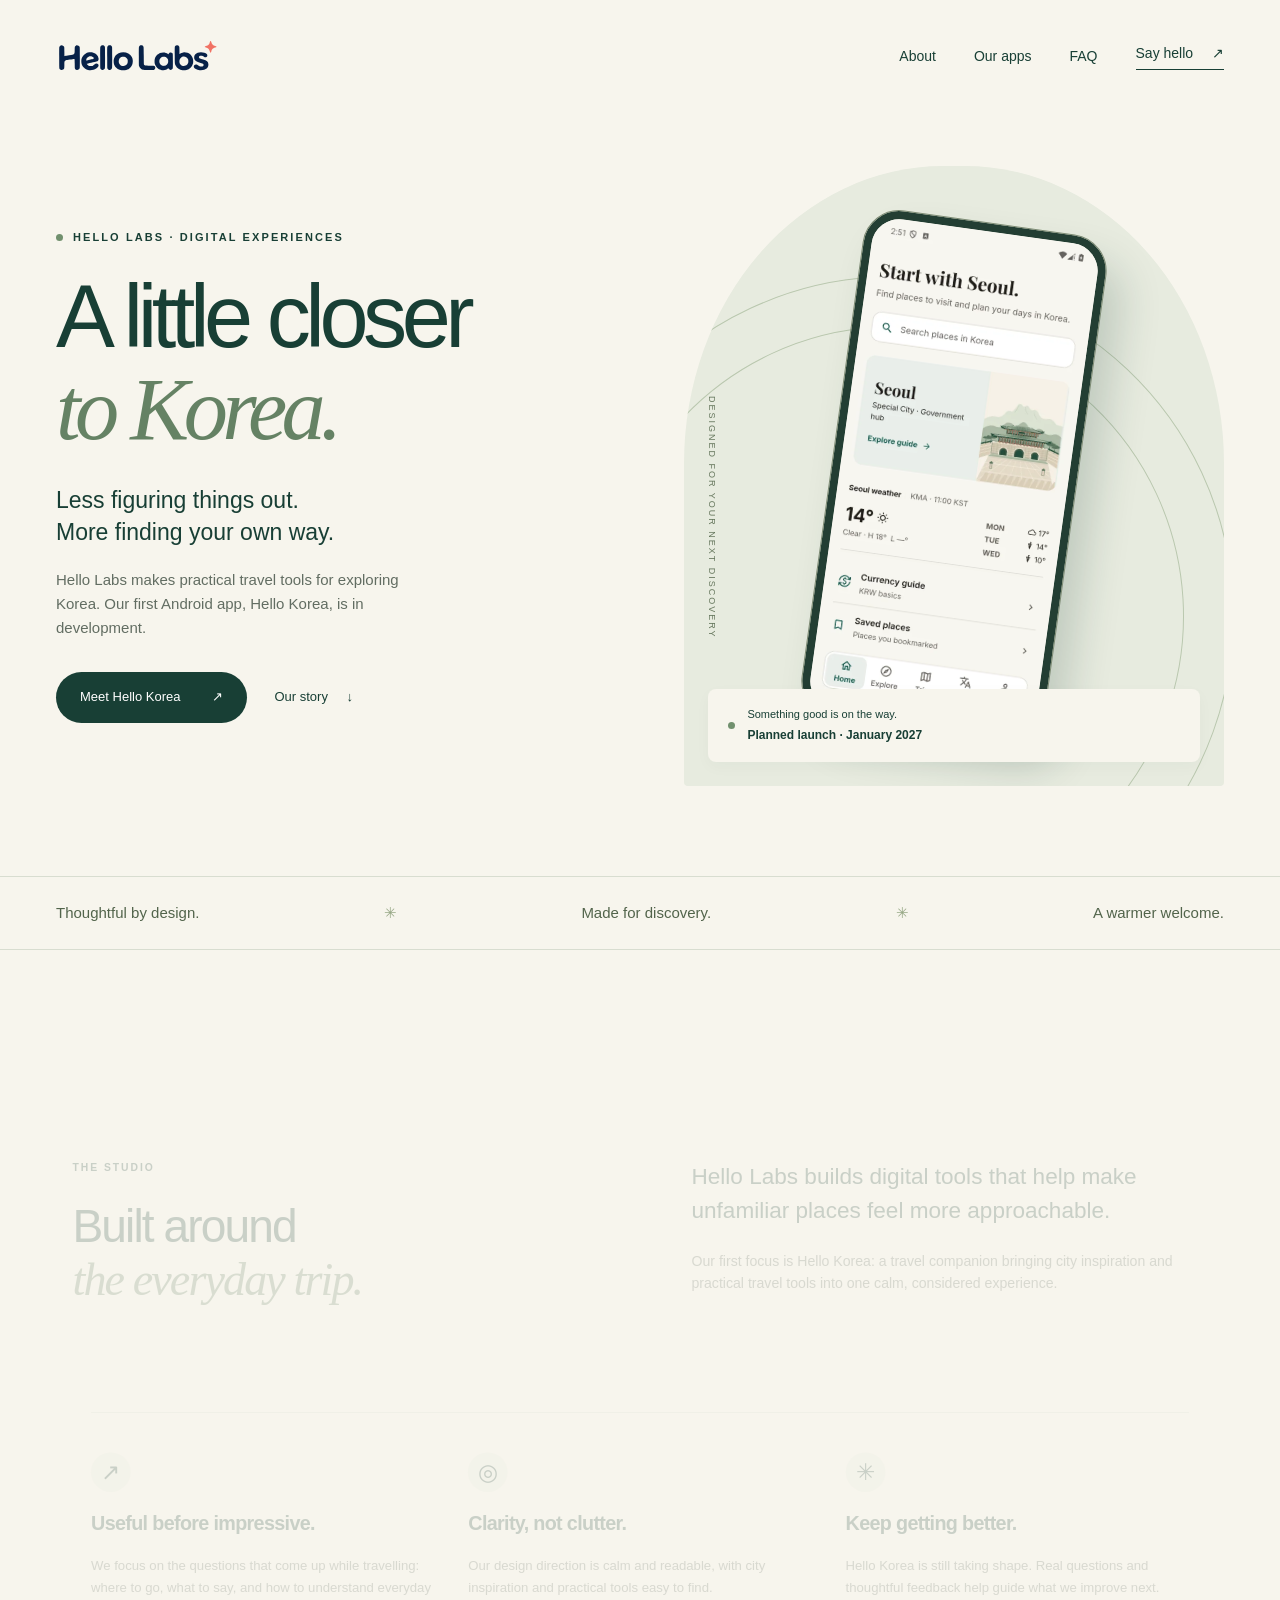
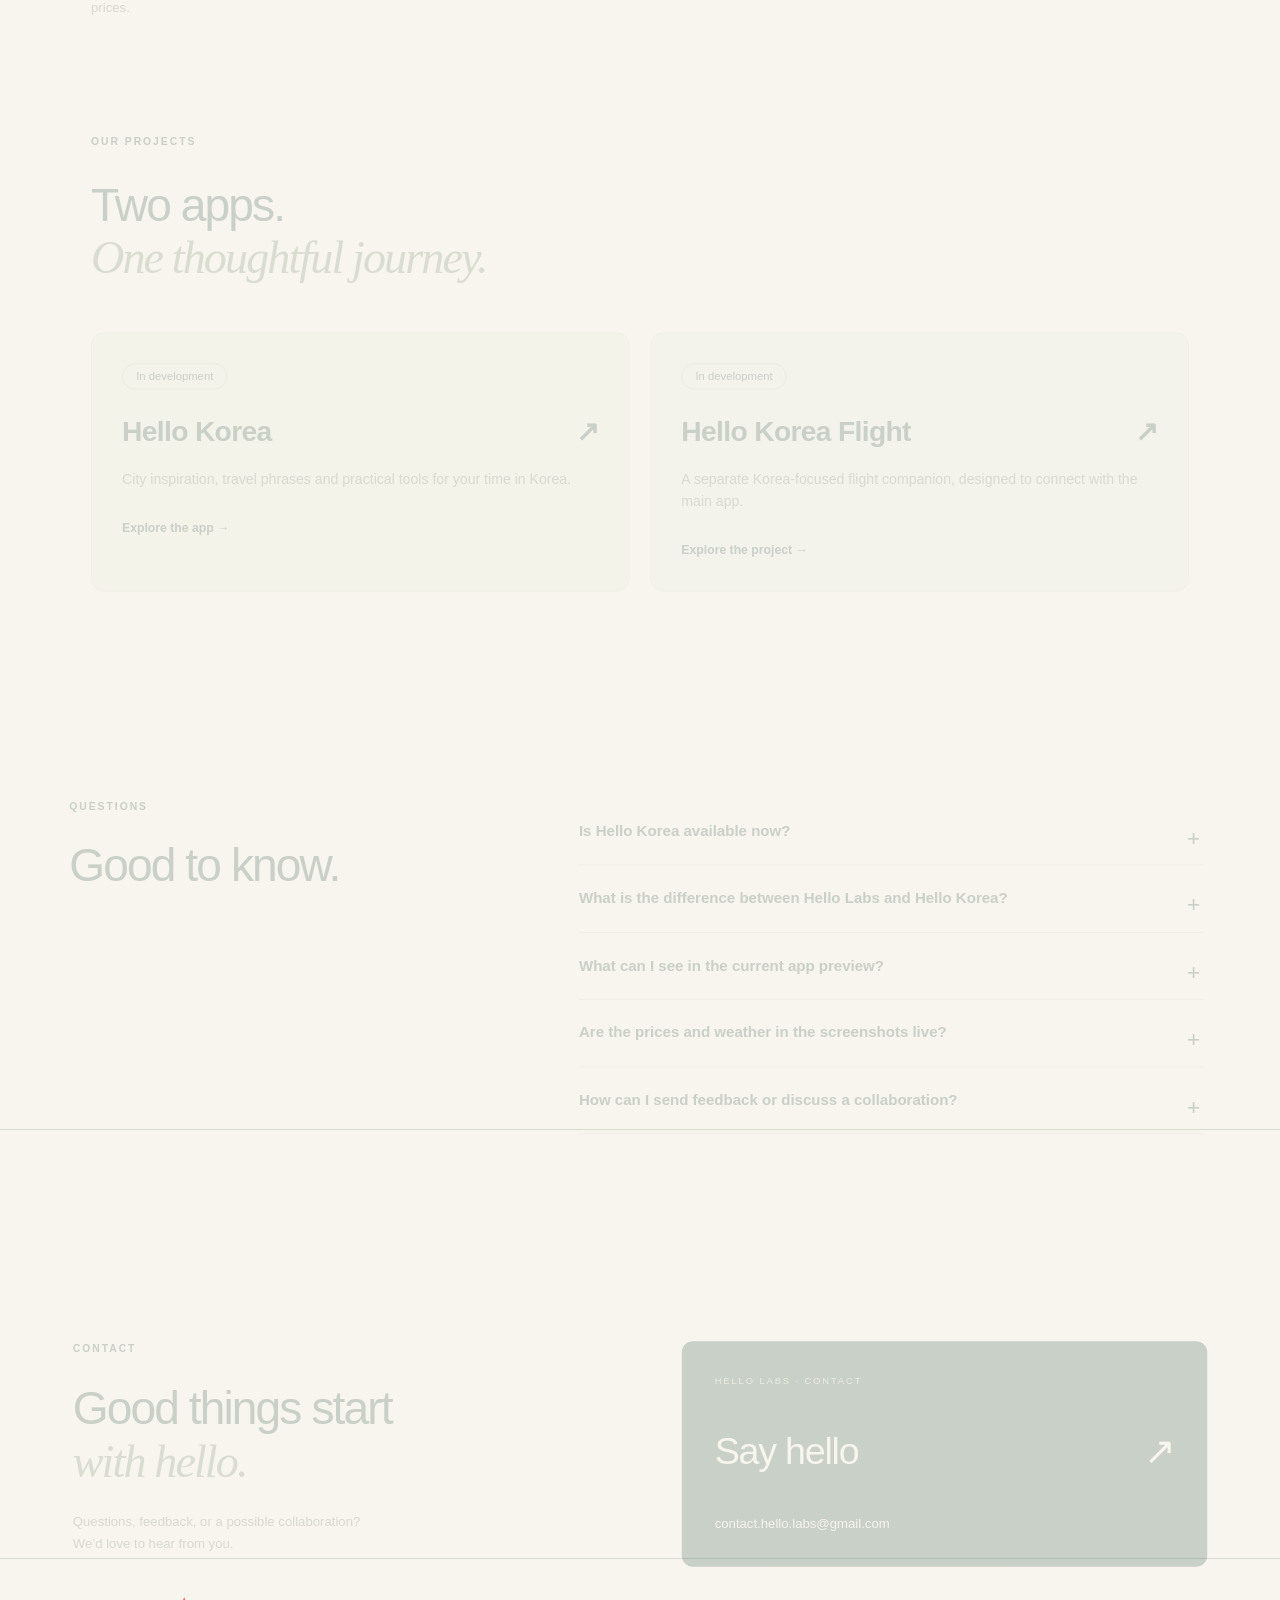
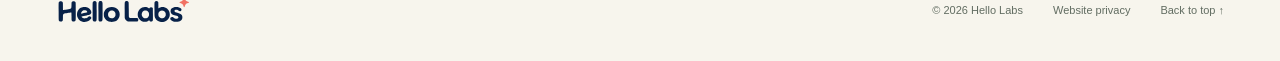
<file: index.html>
<!doctype html>
<html lang="en"><head><meta charset="utf-8"><meta name="viewport" content="width=device-width,initial-scale=1"><meta name="theme-color" content="#163e34"><title>Hello Labs</title><meta name="description" content="Hello Labs is building Hello Korea, a thoughtful travel companion for exploring Korea. Discover our app and get in touch."><link rel="canonical" href="https://hello-labs-app.github.io/"><link rel="icon" href="assets/favicon.svg" type="image/svg+xml"><meta property="og:title" content="Hello Labs · A little closer to Korea"><meta property="og:description" content="Thoughtful apps. Meaningful journeys. Meet Hello Korea, coming January 2027."><meta property="og:type" content="website"><meta property="og:url" content="https://hello-labs-app.github.io/"><link rel="stylesheet" href="style.css?v=20261115-clean12"></head>
<body><a class="skip" href="#main">Skip to content</a><header class="header"><a class="brand" href="#" aria-label="Hello Labs home"><img src="assets/hello-labs-logo.svg" width="1080" height="240" alt="Hello Labs"></a><nav aria-label="Main navigation"><a href="#about">About</a><a href="#products">Our apps</a><a href="#questions">FAQ</a><a class="nav-contact" href="#contact">Say hello <span aria-hidden="true">↗</span></a></nav></header>
<main id="main"><section class="hero"><div class="hero-copy"><p class="eyebrow"><span class="dot"></span> HELLO LABS · DIGITAL EXPERIENCES</p><h1>A little closer<br><em>to Korea.</em></h1><p class="lead">Less figuring things out.<br>More finding your own way.</p><p class="intro">Hello Labs makes practical travel tools for exploring Korea. Our first Android app, Hello Korea, is in development.</p><div class="actions"><a class="button" href="hello-korea-app/">Meet Hello Korea <span aria-hidden="true">↗</span></a><a class="text-link" href="#about">Our story <span aria-hidden="true">↓</span></a></div></div><div class="hero-art"><div class="orbit orbit-one"></div><div class="orbit orbit-two"></div><span class="vertical-label">DESIGNED FOR YOUR NEXT DISCOVERY</span><div class="phone"><img src="assets/home.webp" width="540" height="1170" alt="Hello Korea home screen showing a Seoul city guide, weather and travel tools" fetchpriority="high"></div><div class="release-note"><span class="dot"></span><div>Something good is on the way.<strong>Planned launch · January 2027</strong></div></div></div></section>
<div class="ribbon"><span>Thoughtful by design.</span><span aria-hidden="true">✳</span><span>Made for discovery.</span><span aria-hidden="true">✳</span><span>A warmer welcome.</span></div>
<section id="about" class="about section"><div><p class="eyebrow">THE STUDIO</p><h2>Built around<br><em>the everyday trip.</em></h2></div><div class="about-copy"><p class="large-copy">Hello Labs builds digital tools that help make unfamiliar places feel more approachable.</p><p>Our first focus is Hello Korea: a travel companion bringing city inspiration and practical travel tools into one calm, considered experience.</p></div><div class="principles"><article><span class="principle-icon" aria-hidden="true">↗</span><h3>Useful before impressive.</h3><p>We focus on the questions that come up while travelling: where to go, what to say, and how to understand everyday prices.</p></article><article><span class="principle-icon" aria-hidden="true">◎</span><h3>Clarity, not clutter.</h3><p>Our design direction is calm and readable, with city inspiration and practical tools easy to find.</p></article><article><span class="principle-icon" aria-hidden="true">✳</span><h3>Keep getting better.</h3><p>Hello Korea is still taking shape. Real questions and thoughtful feedback help guide what we improve next.</p></article></div></section>
<section id="products" class="section portfolio"><p class="eyebrow">OUR PROJECTS</p><h2>Two apps.<br><em>One thoughtful journey.</em></h2><div class="portfolio-grid"><a class="project-card" href="hello-korea-app/"><span class="pill">In development</span><h3>Hello Korea <span aria-hidden="true">↗</span></h3><p>City inspiration, travel phrases and practical tools for your time in Korea.</p><strong>Explore the app →</strong></a><a class="project-card flight-card" href="hello-korea-flight/"><span class="pill">In development</span><h3>Hello Korea Flight <span aria-hidden="true">↗</span></h3><p>A separate Korea-focused flight companion, designed to connect with the main app.</p><strong>Explore the project →</strong></a></div></section>

<section id="questions" class="faq section"><div><p class="eyebrow">QUESTIONS</p><h2>Good to know.</h2></div><div class="faq-items"><details><summary>Is Hello Korea available now?</summary><div><p>Not yet. Hello Korea is in development, with an Android launch planned for January 2027. The exact release date and final features may change. The screens on this website are development previews.</p></div></details><details><summary>What is the difference between Hello Labs and Hello Korea?</summary><div><p>Hello Labs is the team behind the product. Hello Korea is our Korea travel app project. This is the Hello Labs introduction website, not the app itself.</p></div></details><details><summary>What can I see in the current app preview?</summary><div><p>The previews show a city-focused home screen, a Korean phrase guide and a currency guide. They illustrate the current design and feature direction, rather than a guarantee that every function is ready for release.</p></div></details><details><summary>Are the prices and weather in the screenshots live?</summary><div><p>No. These are captured app screens, not live data on this website. Currency comparisons are for reference and do not guarantee the rate offered by a bank, card issuer or exchange provider.</p></div></details><details><summary>How can I send feedback or discuss a collaboration?</summary><div><p>Email <a href="mailto:contact.hello.labs@gmail.com">contact.hello.labs@gmail.com</a>. Tell us what you’re working on or what you’d like to see improved. If you share a screenshot, please remove account details and other personal information first.</p></div></details></div></section>
<section id="contact" class="contact section"><div><p class="eyebrow">CONTACT</p><h2>Good things start<br><em>with hello.</em></h2><p>Questions, feedback, or a possible collaboration?<br>We’d love to hear from you.</p></div><a class="contact-card" href="mailto:contact.hello.labs@gmail.com"><span>HELLO LABS · CONTACT</span><strong>Say hello <span aria-hidden="true">↗</span></strong><span class="email">contact.hello.labs@gmail.com</span></a></section></main><footer><a class="brand footer-brand" href="#"><img src="assets/hello-labs-logo.svg" width="1080" height="240" alt="Hello Labs"></a><p>© 2026 Hello Labs</p><a href="privacy.html">Website privacy</a><a href="#main">Back to top ↑</a></footer><script src="assets/vendor/anime-4.2.2.min.js" defer></script><script src="motion.js?v=20261116-anime3" defer></script><script src="faq.js?v=20261116-anime3" defer></script></body></html>
</file>
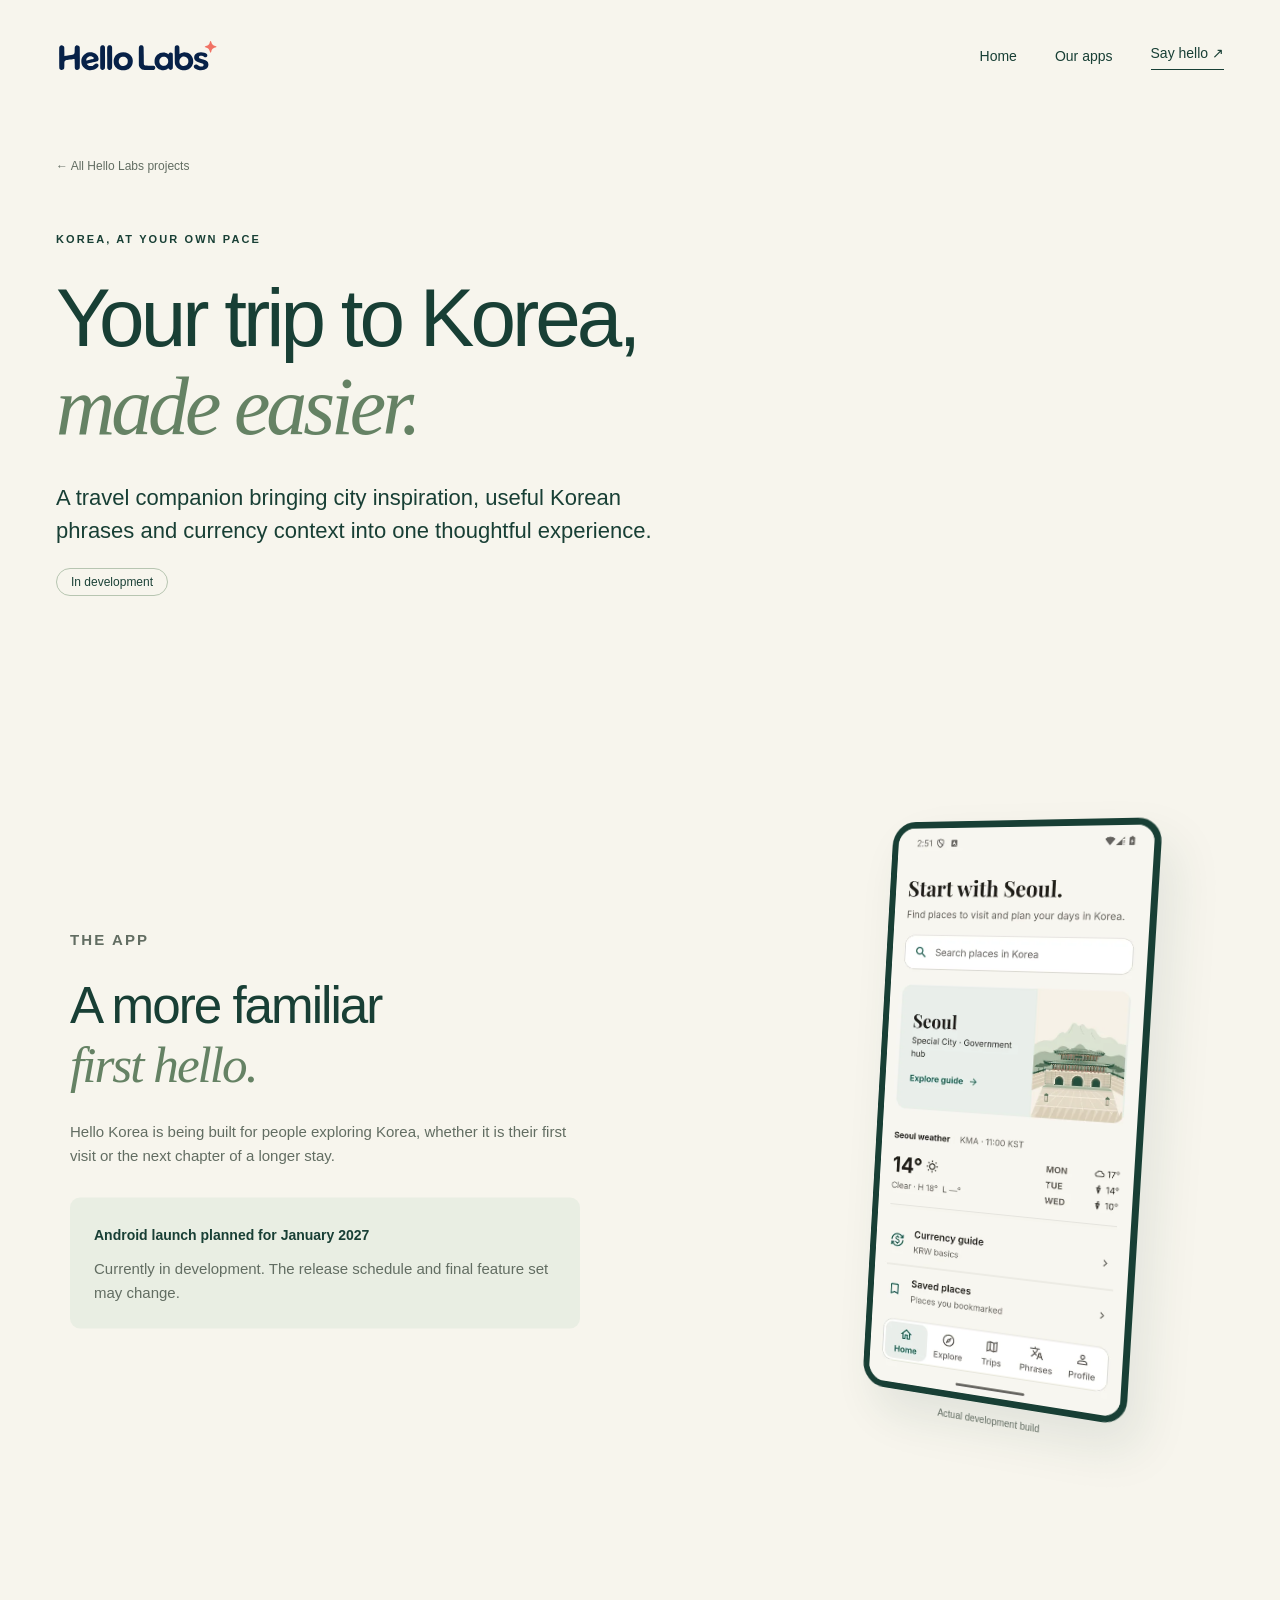
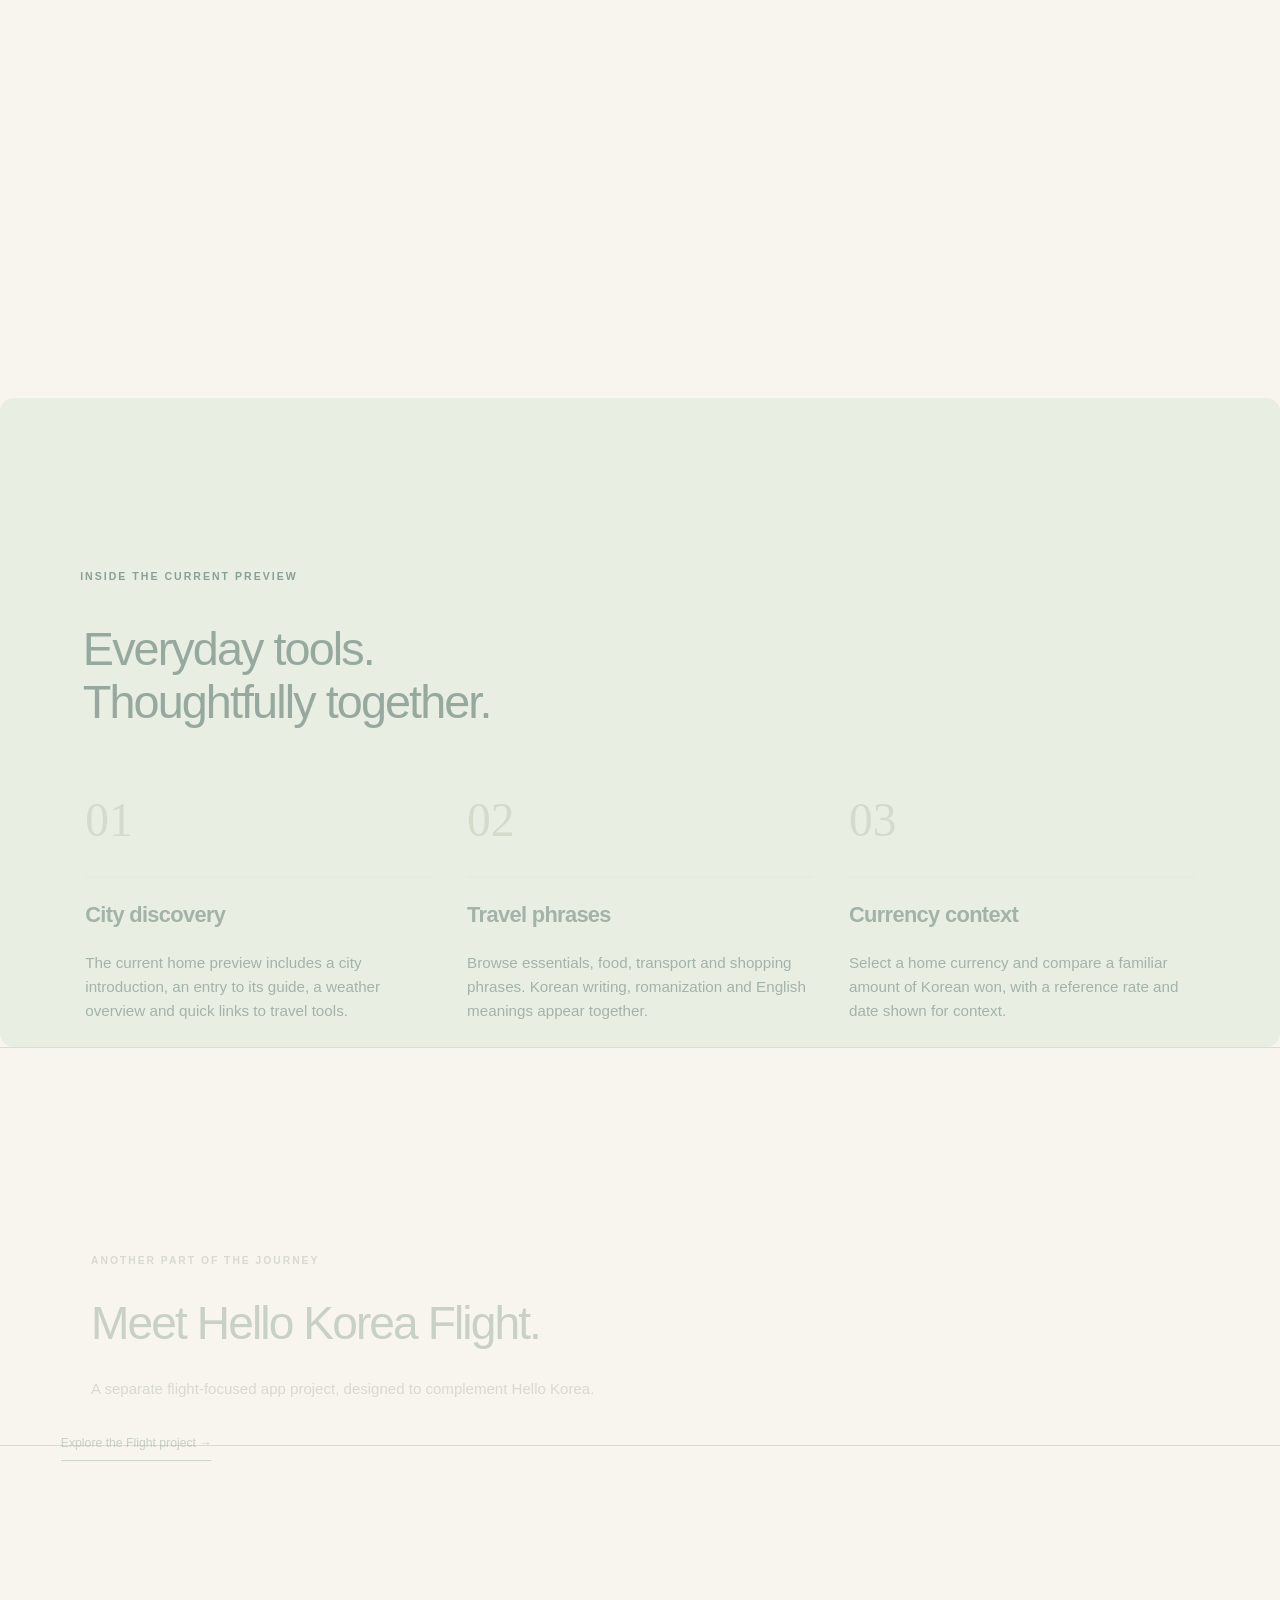
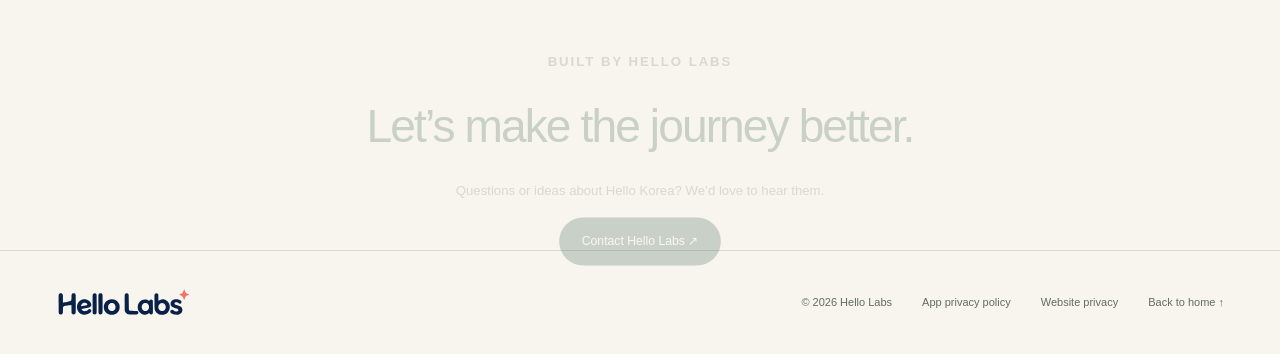
<file: hello-korea-app/index.html>
<!doctype html><html lang="en"><head><meta charset="utf-8"><meta name="viewport" content="width=device-width,initial-scale=1"><meta name="theme-color" content="#183f35"><title>Hello Labs | Hello Korea</title><meta name="description" content="A travel companion bringing city inspiration, useful Korean phrases and currency context into one thoughtful experience."><link rel="canonical" href="https://hello-labs-app.github.io/hello-korea-app/"><link rel="stylesheet" href="../style.css?v=20261115-clean12"><link rel="icon" href="../assets/favicon.svg"></head><body><a class="skip" href="#main">Skip to content</a><header class="header"><a class="brand" href="../" aria-label="Hello Labs home"><img src="../assets/hello-labs-logo.svg" width="1080" height="240" alt="Hello Labs"></a><nav aria-label="Main navigation"><a href="../">Home</a><a href="../#products">Our apps</a><a class="nav-contact" href="../#contact">Say hello ↗</a></nav></header><main id="main"><section class="product-hero section"><a class="breadcrumb" href="../#products">← All Hello Labs projects</a><p class="eyebrow">KOREA, AT YOUR OWN PACE</p><h1>Your trip to Korea,<br><em>made easier.</em></h1><p class="product-lead">A travel companion bringing city inspiration, useful Korean phrases and currency context into one thoughtful experience.</p><span class="pill">In development</span></section><section class="detail-split section screenshot-slide"><div><p class="eyebrow">THE APP</p><h2>A more familiar<br><em>first hello.</em></h2><p>Hello Korea is being built for people exploring Korea, whether it is their first visit or the next chapter of a longer stay.</p><div class="status-box"><strong>Android launch planned for January 2027</strong><p>Currently in development. The release schedule and final feature set may change.</p></div></div><figure class="detail-phone"><img src="../assets/home.webp" width="540" height="1170" alt="Actual Hello Korea development home screen with Seoul city guide"><figcaption>Actual development build</figcaption></figure></section><section class="section detail-features"><p class="eyebrow">INSIDE THE CURRENT PREVIEW</p><h2>Everyday tools.<br>Thoughtfully together.</h2><div class="audience-grid"><article><span class="audience-number">01</span><h3>City discovery</h3><p>The current home preview includes a city introduction, an entry to its guide, a weather overview and quick links to travel tools.</p></article><article><span class="audience-number">02</span><h3>Travel phrases</h3><p>Browse essentials, food, transport and shopping phrases. Korean writing, romanization and English meanings appear together.</p></article><article><span class="audience-number">03</span><h3>Currency context</h3><p>Select a home currency and compare a familiar amount of Korean won, with a reference rate and date shown for context.</p></article></div></section><section class="detail-split section screenshot-slide slide-reverse"><div><p class="eyebrow">02 / WORDS THAT OPEN DOORS</p><h2>A little Korean.<br><em>A warmer hello.</em></h2><p>Useful phrases are grouped into essentials, food, transport and shopping. Read the Korean expression, its romanization and English meaning together.</p><p>Start with a greeting, say thank you, or find a simple everyday question. The screenshot shows the actual development phrase guide.</p><p class="section-note">Development preview. The screen is not an interactive demo.</p></div><figure class="detail-phone"><img loading="lazy" src="../assets/phrases.webp" width="540" height="1170" alt="Hello Korea travel phrase guide showing Korean greetings, romanization and English meaning"><figcaption>Travel phrases · Actual development build</figcaption></figure></section><section class="detail-split section screenshot-slide"><div><p class="eyebrow">03 / MAKE SENSE OF THE WON</p><h2>Familiar numbers.<br><em>A new currency.</em></h2><p>Select a home currency to compare an example Korean won amount. A reference rate and date provide context alongside the comparison.</p><p>Build a feel for menus and price tags before you spend. Reference values do not guarantee the rate offered by your bank or exchange provider.</p><p class="section-note">Captured development screen, not a live exchange rate.</p></div><figure class="detail-phone"><img loading="lazy" src="../assets/currency.webp" width="540" height="1170" alt="Hello Korea currency guide showing a home currency selector and dated reference rate"><figcaption>Currency guide · Actual development build</figcaption></figure></section><section class="section sibling"><p class="eyebrow">ANOTHER PART OF THE JOURNEY</p><h2>Meet Hello Korea Flight.</h2><p>A separate flight-focused app project, designed to complement Hello Korea.</p><a class="text-link" href="../hello-korea-flight/">Explore the Flight project →</a></section><section class="product-cta section"><p class="eyebrow">BUILT BY HELLO LABS</p><h2>Let’s make the journey better.</h2><p>Questions or ideas about Hello Korea? We’d love to hear them.</p><a class="button" href="mailto:contact.hello.labs@gmail.com">Contact Hello Labs ↗</a></section></main><footer><a class="brand" href="../"><img src="../assets/hello-labs-logo.svg" width="1080" height="240" alt="Hello Labs"></a><p>© 2026 Hello Labs</p><a href="privacy.html">App privacy policy</a><a href="../privacy.html">Website privacy</a><a href="../">Back to home ↑</a></footer><script src="../assets/vendor/anime-4.2.2.min.js" defer></script><script src="../motion.js?v=20261116-anime3" defer></script></body></html>
</file>
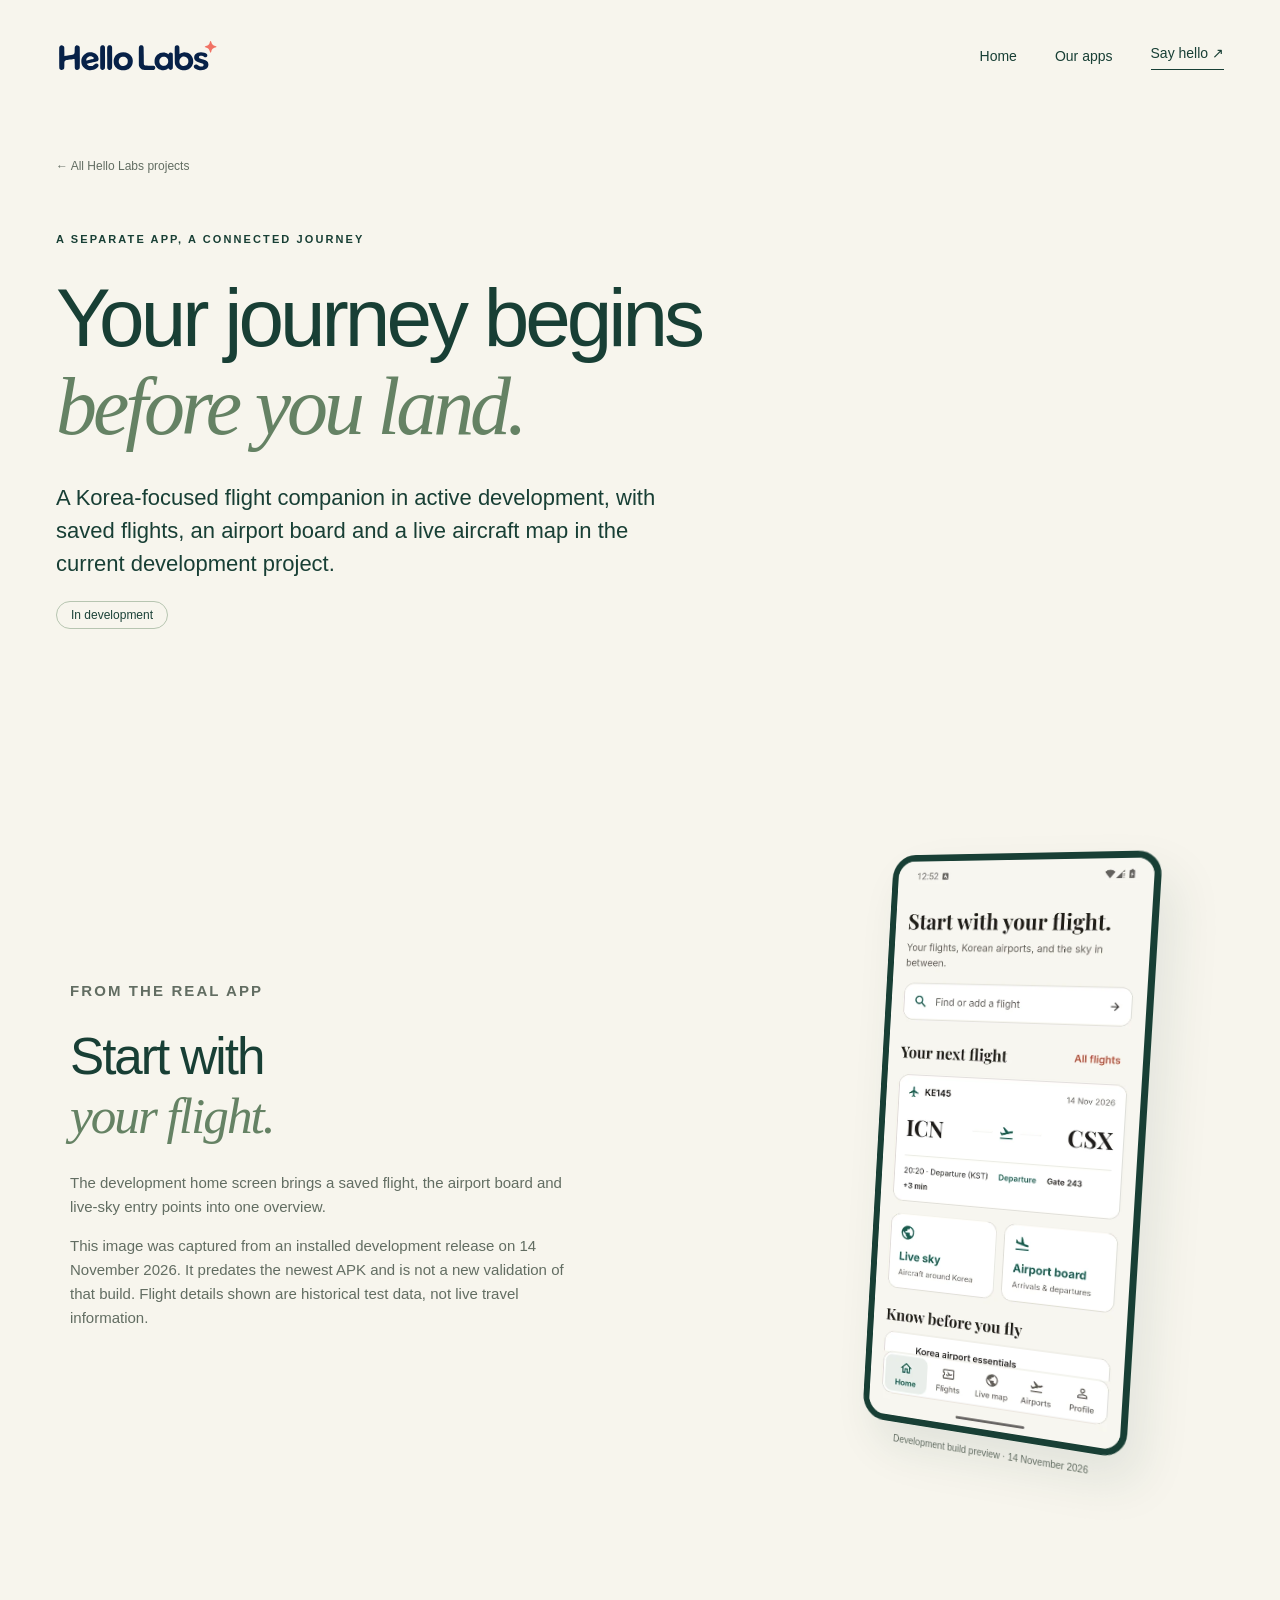
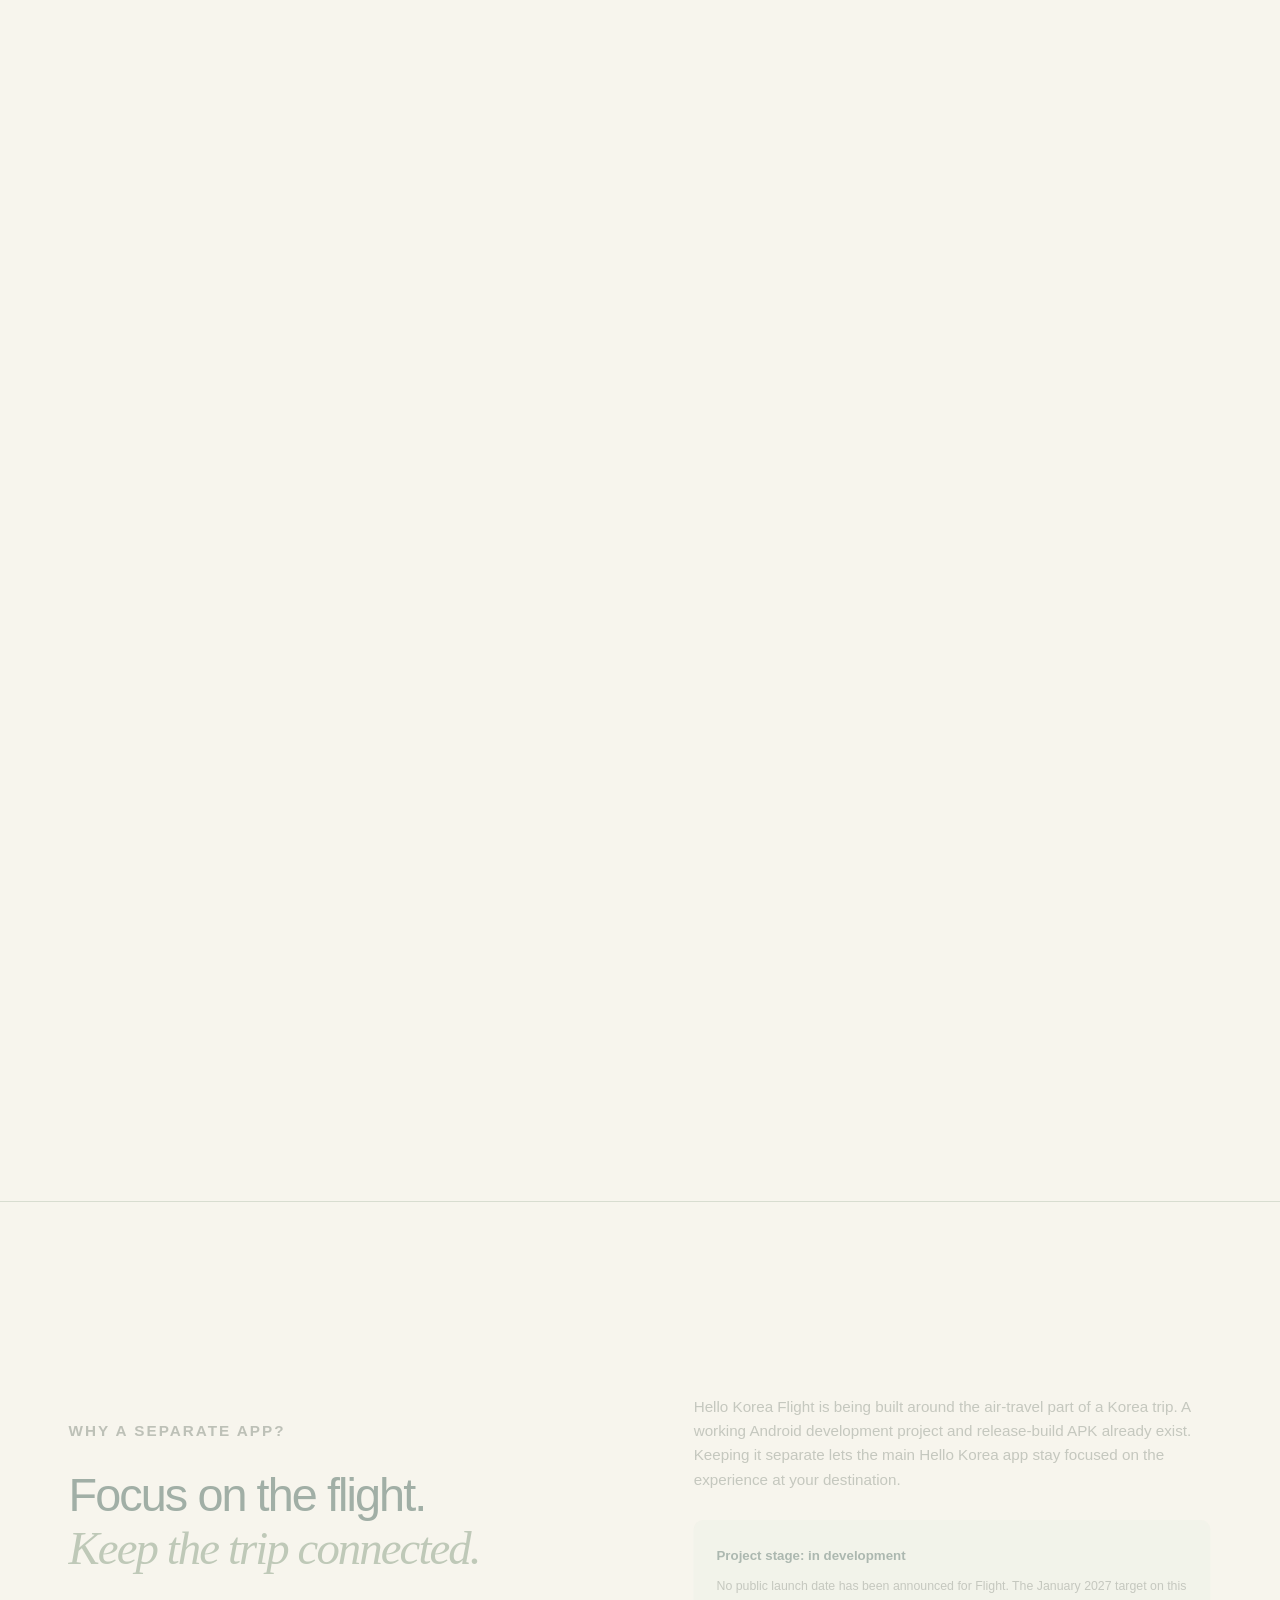
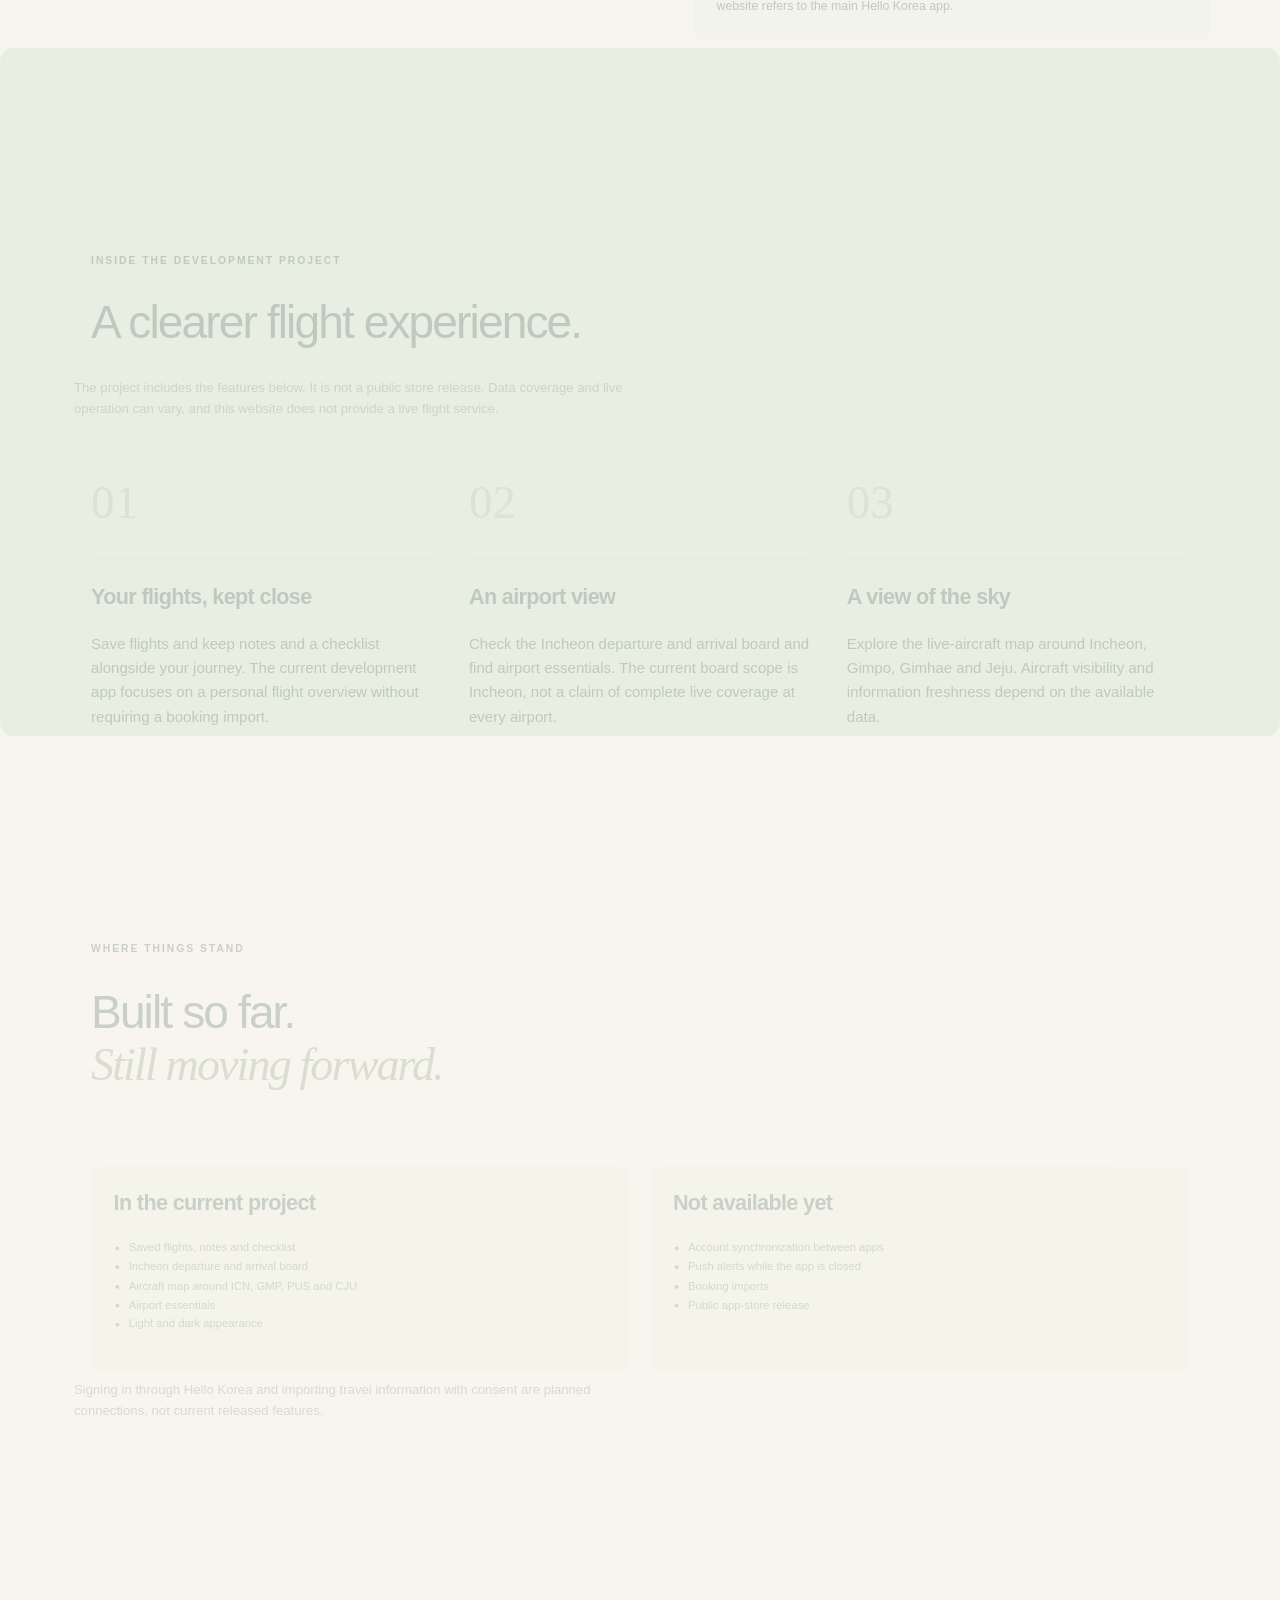
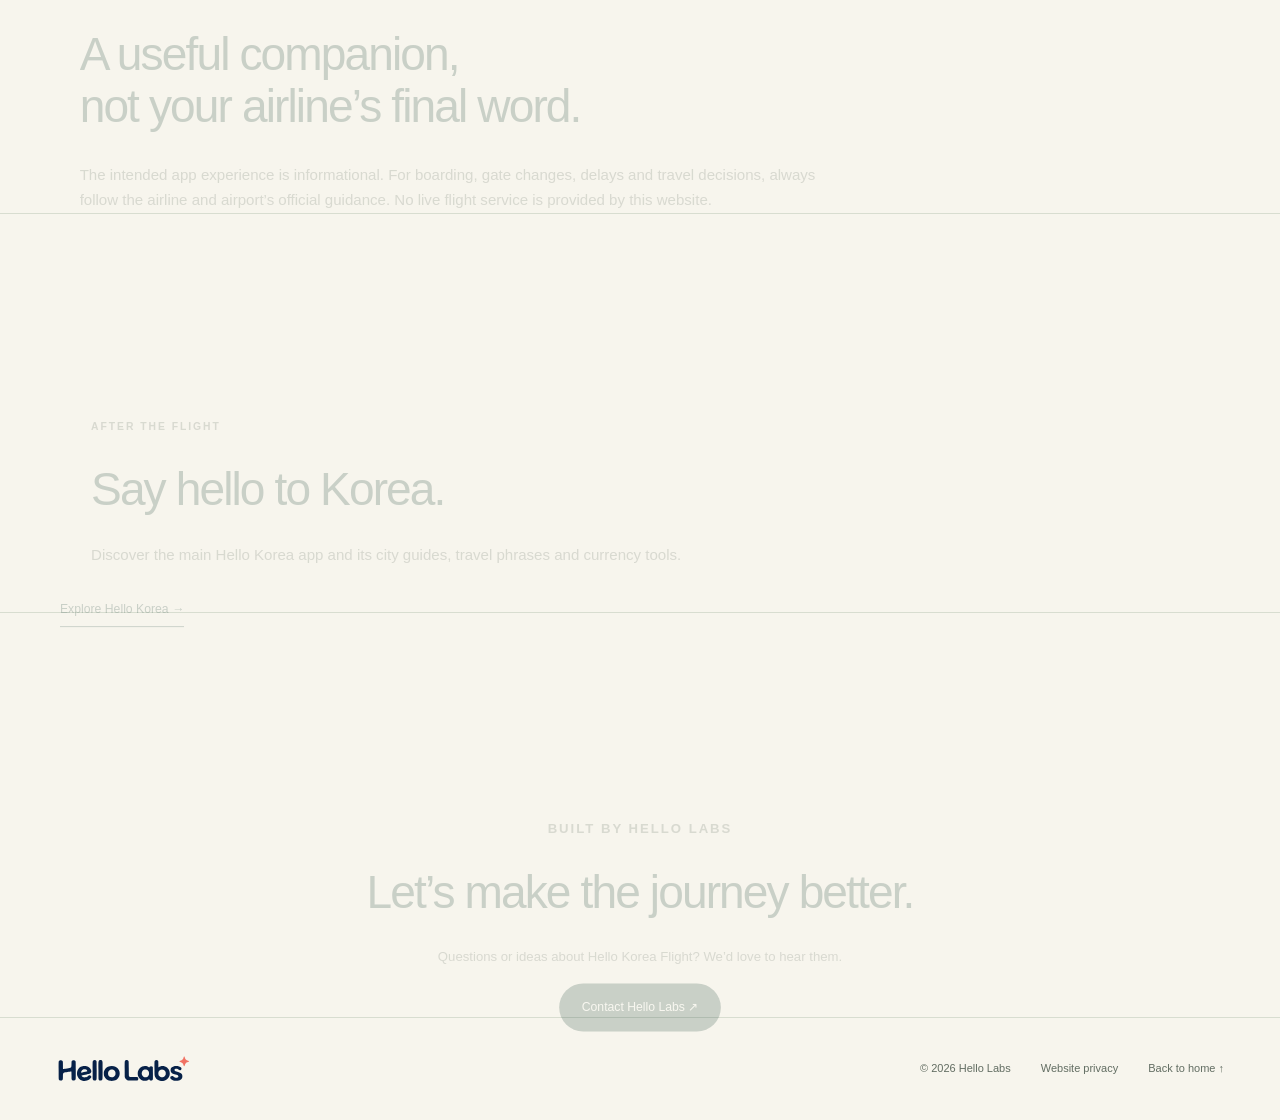
<file: hello-korea-flight/index.html>
<!doctype html><html lang="en"><head><meta charset="utf-8"><meta name="viewport" content="width=device-width,initial-scale=1"><meta name="theme-color" content="#183f35"><title>Hello Labs | Hello Korea Flight</title><meta name="description" content="A Korea-focused flight companion in active development, with saved flights, an airport board and a live aircraft map in the current development project."><link rel="canonical" href="https://hello-labs-app.github.io/hello-korea-flight/"><link rel="stylesheet" href="../style.css?v=20261115-clean12"><link rel="icon" href="../assets/favicon.svg"></head><body><a class="skip" href="#main">Skip to content</a><header class="header"><a class="brand" href="../" aria-label="Hello Labs home"><img src="../assets/hello-labs-logo.svg" width="1080" height="240" alt="Hello Labs"></a><nav aria-label="Main navigation"><a href="../">Home</a><a href="../#products">Our apps</a><a class="nav-contact" href="../#contact">Say hello ↗</a></nav></header><main id="main"><section class="product-hero section"><a class="breadcrumb" href="../#products">← All Hello Labs projects</a><p class="eyebrow">A SEPARATE APP, A CONNECTED JOURNEY</p><h1>Your journey begins<br><em>before you land.</em></h1><p class="product-lead">A Korea-focused flight companion in active development, with saved flights, an airport board and a live aircraft map in the current development project.</p><span class="pill">In development</span></section><section class="detail-split section screenshot-slide"><div><p class="eyebrow">FROM THE REAL APP</p><h2>Start with<br><em>your flight.</em></h2><p>The development home screen brings a saved flight, the airport board and live-sky entry points into one overview.</p><p>This image was captured from an installed development release on 14 November 2026. It predates the newest APK and is not a new validation of that build. Flight details shown are historical test data, not live travel information.</p></div><figure class="detail-phone"><img src="../assets/flight-home.webp" width="540" height="1170" alt="Hello Korea Flight development home screen with flight KE145 used in testing, Live sky and Airport board"><figcaption>Development build preview · 14 November 2026</figcaption></figure></section><section class="detail-split section"><div><p class="eyebrow">WHY A SEPARATE APP?</p><h2>Focus on the flight.<br><em>Keep the trip connected.</em></h2></div><div><p>Hello Korea Flight is being built around the air-travel part of a Korea trip. A working Android development project and release-build APK already exist. Keeping it separate lets the main Hello Korea app stay focused on the experience at your destination.</p><div class="status-box"><strong>Project stage: in development</strong><p>No public launch date has been announced for Flight. The January 2027 target on this website refers to the main Hello Korea app.</p></div></div></section><section class="section detail-features"><p class="eyebrow">INSIDE THE DEVELOPMENT PROJECT</p><h2>A clearer flight experience.</h2><p class="section-note">The project includes the features below. It is not a public store release. Data coverage and live operation can vary, and this website does not provide a live flight service.</p><div class="audience-grid"><article><span class="audience-number">01</span><h3>Your flights, kept close</h3><p>Save flights and keep notes and a checklist alongside your journey. The current development app focuses on a personal flight overview without requiring a booking import.</p></article><article><span class="audience-number">02</span><h3>An airport view</h3><p>Check the Incheon departure and arrival board and find airport essentials. The current board scope is Incheon, not a claim of complete live coverage at every airport.</p></article><article><span class="audience-number">03</span><h3>A view of the sky</h3><p>Explore the live-aircraft map around Incheon, Gimpo, Gimhae and Jeju. Aircraft visibility and information freshness depend on the available data.</p></article></div></section><section class="section"><p class="eyebrow">WHERE THINGS STAND</p><h2>Built so far.<br><em>Still moving forward.</em></h2><div class="portfolio-grid"><article class="status-box"><h3>In the current project</h3><ul class="feature-list"><li>Saved flights, notes and checklist</li><li>Incheon departure and arrival board</li><li>Aircraft map around ICN, GMP, PUS and CJU</li><li>Airport essentials</li><li>Light and dark appearance</li></ul></article><article class="status-box"><h3>Not available yet</h3><ul class="feature-list"><li>Account synchronization between apps</li><li>Push alerts while the app is closed</li><li>Booking imports</li><li>Public app-store release</li></ul></article></div><p class="section-note">Signing in through Hello Korea and importing travel information with consent are planned connections, not current released features.</p></section><section class="section flight-notice"><h2>A useful companion,<br>not your airline’s final word.</h2><p>The intended app experience is informational. For boarding, gate changes, delays and travel decisions, always follow the airline and airport’s official guidance. No live flight service is provided by this website.</p></section><section class="section sibling"><p class="eyebrow">AFTER THE FLIGHT</p><h2>Say hello to Korea.</h2><p>Discover the main Hello Korea app and its city guides, travel phrases and currency tools.</p><a class="text-link" href="../hello-korea-app/">Explore Hello Korea →</a></section><section class="product-cta section"><p class="eyebrow">BUILT BY HELLO LABS</p><h2>Let’s make the journey better.</h2><p>Questions or ideas about Hello Korea Flight? We’d love to hear them.</p><a class="button" href="mailto:contact.hello.labs@gmail.com">Contact Hello Labs ↗</a></section></main><footer><a class="brand" href="../"><img src="../assets/hello-labs-logo.svg" width="1080" height="240" alt="Hello Labs"></a><p>© 2026 Hello Labs</p><a href="../privacy.html">Website privacy</a><a href="../">Back to home ↑</a></footer><script src="../assets/vendor/anime-4.2.2.min.js" defer></script><script src="../motion.js?v=20261116-anime3" defer></script></body></html>
</file>
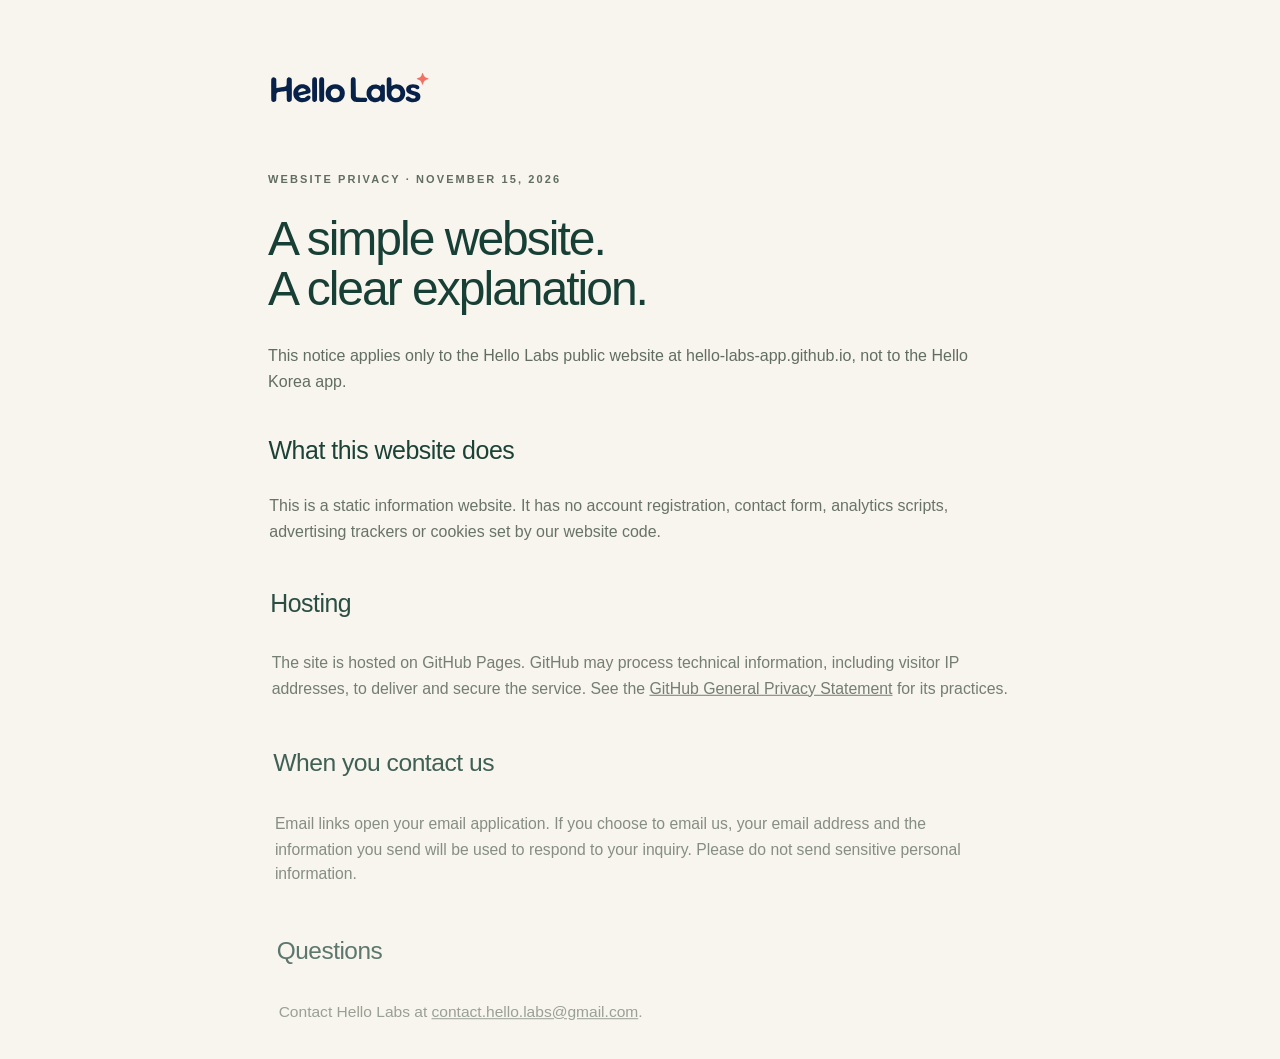
<file: privacy.html>
<!doctype html><html lang="en"><head><meta charset="utf-8"><meta name="viewport" content="width=device-width,initial-scale=1"><title>Website privacy | Hello Labs</title><link rel="stylesheet" href="style.css?v=20261115-clean12"><link rel="icon" href="assets/favicon.svg"></head><body><main class="legal"><a href="./" class="brand" aria-label="Hello Labs home"><img src="assets/hello-labs-logo.svg" width="1080" height="240" alt="Hello Labs"></a><p class="eyebrow" style="margin-top:55px">WEBSITE PRIVACY · NOVEMBER 15, 2026</p><h1>A simple website.<br>A clear explanation.</h1><p>This notice applies only to the Hello Labs public website at hello-labs-app.github.io, not to the Hello Korea app.</p><h2>What this website does</h2><p>This is a static information website. It has no account registration, contact form, analytics scripts, advertising trackers or cookies set by our website code.</p><h2>Hosting</h2><p>The site is hosted on GitHub Pages. GitHub may process technical information, including visitor IP addresses, to deliver and secure the service. See the <a href="https://docs.github.com/en/site-policy/privacy-policies/github-general-privacy-statement">GitHub General Privacy Statement</a> for its practices.</p><h2>When you contact us</h2><p>Email links open your email application. If you choose to email us, your email address and the information you send will be used to respond to your inquiry. Please do not send sensitive personal information.</p><h2>Questions</h2><p>Contact Hello Labs at <a href="mailto:contact.hello.labs@gmail.com">contact.hello.labs@gmail.com</a>.</p></main><script src="assets/vendor/anime-4.2.2.min.js" defer></script><script src="motion.js?v=20261115-anime2" defer></script></body></html>
</file>
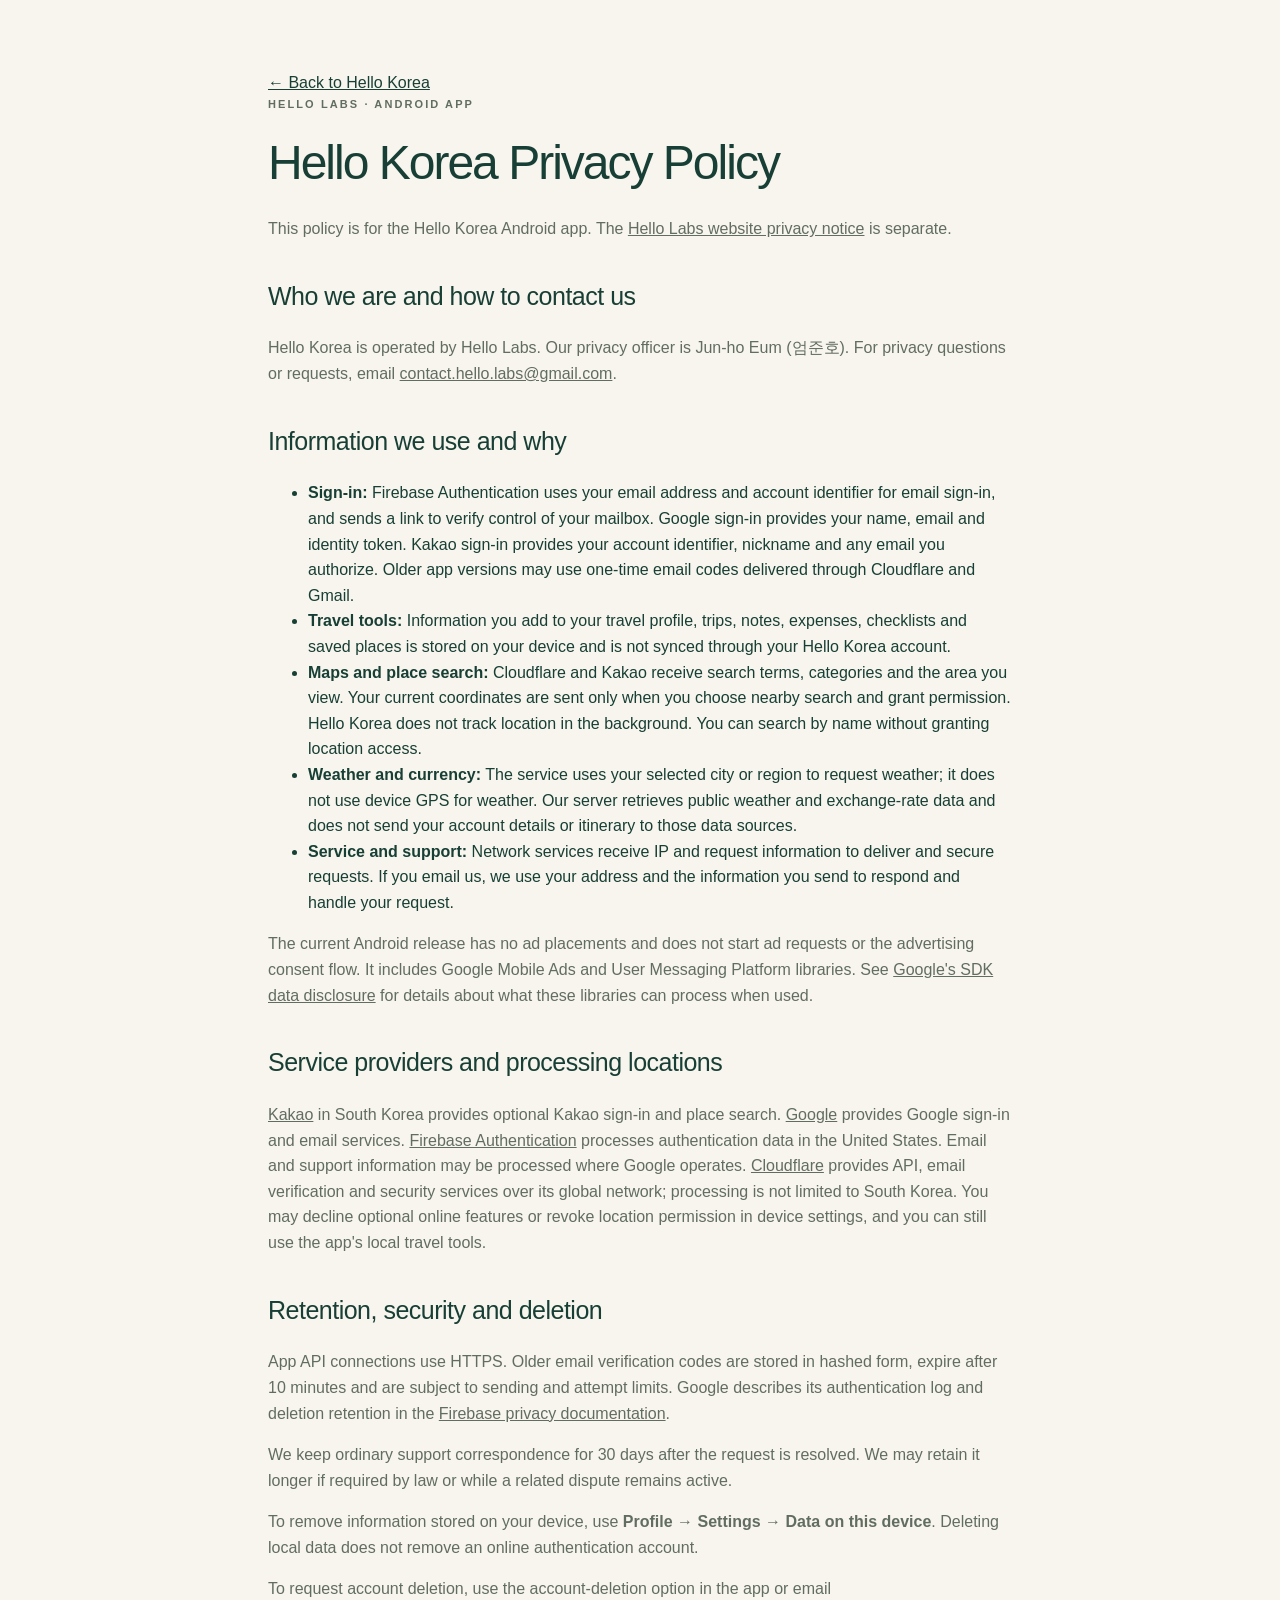
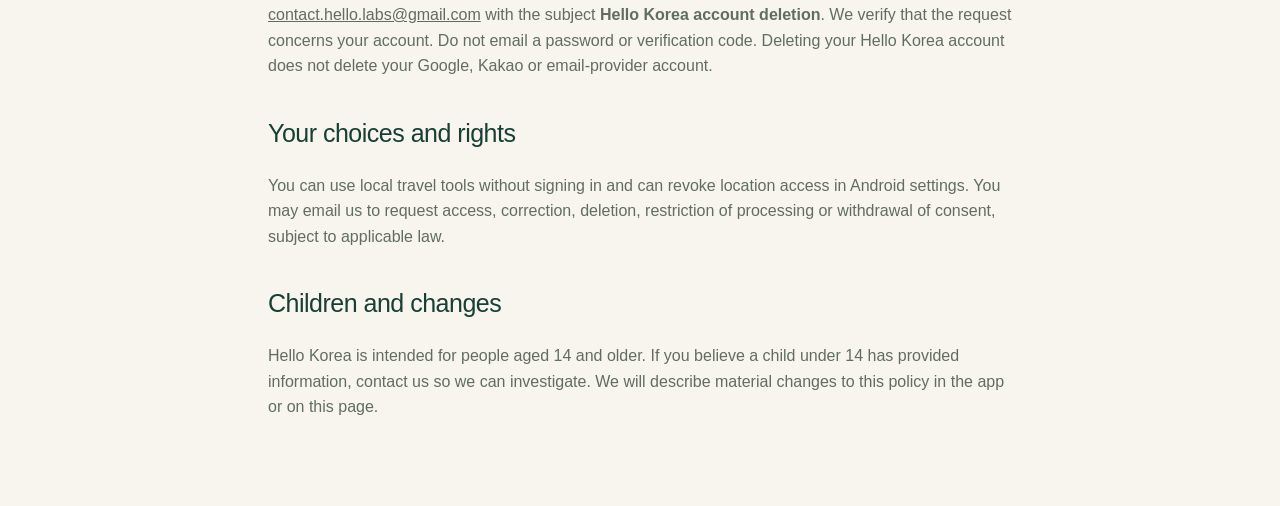
<file: hello-korea-app/privacy.html>
<!doctype html>
<html lang="en">
<head>
  <meta charset="utf-8">
  <meta name="viewport" content="width=device-width,initial-scale=1">
  <title>Hello Korea App Privacy Policy | Hello Labs</title>
  <link rel="stylesheet" href="../style.css?v=20261115-clean12">
  <link rel="icon" href="../assets/favicon.svg">
</head>
<body>
<main class="legal">
  <a href="./">← Back to Hello Korea</a>
  <p class="eyebrow">HELLO LABS · ANDROID APP</p>
  <h1>Hello Korea Privacy Policy</h1>
  <p>This policy is for the Hello Korea Android app. The <a href="../privacy.html">Hello Labs website privacy notice</a> is separate.</p>
  <h2>Who we are and how to contact us</h2>
  <p>Hello Korea is operated by Hello Labs. Our privacy officer is Jun-ho Eum (엄준호). For privacy questions or requests, email <a href="mailto:contact.hello.labs@gmail.com">contact.hello.labs@gmail.com</a>.</p>
  <h2>Information we use and why</h2>
  <ul>
    <li><strong>Sign-in:</strong> Firebase Authentication uses your email address and account identifier for email sign-in, and sends a link to verify control of your mailbox. Google sign-in provides your name, email and identity token. Kakao sign-in provides your account identifier, nickname and any email you authorize. Older app versions may use one-time email codes delivered through Cloudflare and Gmail.</li>
    <li><strong>Travel tools:</strong> Information you add to your travel profile, trips, notes, expenses, checklists and saved places is stored on your device and is not synced through your Hello Korea account.</li>
    <li><strong>Maps and place search:</strong> Cloudflare and Kakao receive search terms, categories and the area you view. Your current coordinates are sent only when you choose nearby search and grant permission. Hello Korea does not track location in the background. You can search by name without granting location access.</li>
    <li><strong>Weather and currency:</strong> The service uses your selected city or region to request weather; it does not use device GPS for weather. Our server retrieves public weather and exchange-rate data and does not send your account details or itinerary to those data sources.</li>
    <li><strong>Service and support:</strong> Network services receive IP and request information to deliver and secure requests. If you email us, we use your address and the information you send to respond and handle your request.</li>
  </ul>
  <p>The current Android release has no ad placements and does not start ad requests or the advertising consent flow. It includes Google Mobile Ads and User Messaging Platform libraries. See <a href="https://developers.google.com/admob/android/privacy/play-data-disclosure">Google's SDK data disclosure</a> for details about what these libraries can process when used.</p>
  <h2>Service providers and processing locations</h2>
  <p><a href="https://www.kakao.com/policy/privacy">Kakao</a> in South Korea provides optional Kakao sign-in and place search. <a href="https://policies.google.com/privacy">Google</a> provides Google sign-in and email services. <a href="https://firebase.google.com/support/privacy">Firebase Authentication</a> processes authentication data in the United States. Email and support information may be processed where Google operates. <a href="https://www.cloudflare.com/privacypolicy/">Cloudflare</a> provides API, email verification and security services over its global network; processing is not limited to South Korea. You may decline optional online features or revoke location permission in device settings, and you can still use the app's local travel tools.</p>
  <h2>Retention, security and deletion</h2>
  <p>App API connections use HTTPS. Older email verification codes are stored in hashed form, expire after 10 minutes and are subject to sending and attempt limits. Google describes its authentication log and deletion retention in the <a href="https://firebase.google.com/support/privacy">Firebase privacy documentation</a>.</p>
  <p>We keep ordinary support correspondence for 30 days after the request is resolved. We may retain it longer if required by law or while a related dispute remains active.</p>
  <p>To remove information stored on your device, use <strong>Profile → Settings → Data on this device</strong>. Deleting local data does not remove an online authentication account.</p>
  <p>To request account deletion, use the account-deletion option in the app or email <a href="mailto:contact.hello.labs@gmail.com?subject=Hello%20Korea%20account%20deletion">contact.hello.labs@gmail.com</a> with the subject <strong>Hello Korea account deletion</strong>. We verify that the request concerns your account. Do not email a password or verification code. Deleting your Hello Korea account does not delete your Google, Kakao or email-provider account.</p>
  <h2>Your choices and rights</h2>
  <p>You can use local travel tools without signing in and can revoke location access in Android settings. You may email us to request access, correction, deletion, restriction of processing or withdrawal of consent, subject to applicable law.</p>
  <h2>Children and changes</h2>
  <p>Hello Korea is intended for people aged 14 and older. If you believe a child under 14 has provided information, contact us so we can investigate. We will describe material changes to this policy in the app or on this page.</p>
</main>
</body>
</html>
</file>
<file: style.css>
:root{--paper:#f7f5ed;--green:#183f35;--sage:#dce4d5;--muted:#626d62;--line:#d8ddd0;--accent:#d6ab68}*{box-sizing:border-box}html{scroll-behavior:smooth;scroll-padding-top:40px}body{margin:0;background:var(--paper);color:var(--green);font-family:Arial,"Noto Sans KR",sans-serif;line-height:1.6}a{color:inherit;text-decoration:none}a:focus-visible{outline:3px solid #b4782b;outline-offset:6px}img{display:block;width:100%;height:auto}.header,main,footer{max-width:1320px;margin:auto}.header{height:112px;display:flex;align-items:center;justify-content:space-between;padding:0 56px}.brand{font-weight:800;font-size:34px;letter-spacing:-2px;display:inline-flex;align-items:baseline;line-height:1}.brand small{font-size:10px;letter-spacing:2px;margin-left:10px;font-weight:600}.brand-dot{color:#ac693c}nav{display:flex;gap:38px;align-items:center;font-size:14px}.nav-contact{border-bottom:1px solid var(--green);padding-bottom:4px}.nav-contact span{margin-left:15px}.hero{padding:54px 56px 90px;display:grid;grid-template-columns:1.12fr 1fr;gap:24px;align-items:center;min-height:760px}.eyebrow{font-size:11px;font-weight:700;letter-spacing:2.1px;margin:0 0 25px;display:flex;align-items:center;gap:10px}.dot{display:inline-block;background:#71906e;border-radius:50%;width:7px;height:7px;flex:none}h1,h2,h3,p{margin-top:0}h1{font-size:clamp(64px,6.9vw,92px);font-weight:500;letter-spacing:-5.5px;line-height:1.04;margin-bottom:28px}em{font-family:Georgia,serif;font-weight:400}h1 em{color:#658264}h2{font-size:49px;letter-spacing:-2px;line-height:1.15;font-weight:500;margin-bottom:25px}h3{font-size:23px;line-height:1.25;letter-spacing:-.7px}.lead{font-size:23px;line-height:1.4;margin-bottom:20px}.intro{font-size:15px;max-width:380px;color:var(--muted)}.actions{display:flex;gap:27px;align-items:center;margin-top:32px}.button{background:var(--green);color:white;border-radius:50px;padding:15px 24px;font-size:13px;display:inline-flex;gap:32px;align-items:center}.button:hover{background:#2d5849}.text-link{font-size:13px}.text-link span{margin-left:15px}.korean{font-size:12px;color:var(--muted);margin:30px 0 0}.hero-art{height:620px;position:relative;display:flex;align-items:center;justify-content:center;background:#e7ebdf;border-radius:48% 48% 4px 4px;overflow:hidden}.orbit{position:absolute;width:580px;height:580px;border:1px solid #bac8af;border-radius:50%;transform:rotate(-25deg);top:160px;left:-80px}.orbit-two{width:680px;height:680px;top:110px;left:-130px}.phone{width:244px;border:8px solid #233e33;outline:1px solid #7d8b74;border-radius:36px;overflow:hidden;transform:rotate(8deg);box-shadow:20px 25px 40px #183f3530;position:relative;z-index:1;background:var(--paper)}.vertical-label{position:absolute;left:20px;top:230px;writing-mode:vertical-rl;font-size:9px;letter-spacing:2px;color:#66775d}.release-note{position:absolute;bottom:24px;left:24px;right:24px;background:var(--paper);padding:17px 20px;border-radius:8px;display:flex;gap:12px;align-items:center;z-index:2;box-shadow:0 5px 15px #183f3508;font-size:11px}.release-note strong{display:block;font-size:12px;margin-top:2px}.ribbon{border-block:1px solid var(--line);padding:24px 56px;display:flex;justify-content:space-between;gap:20px;font-size:15px;color:#52644b}.ribbon>span:nth-child(even){color:#96a785}.section{padding:94px 56px;scroll-margin-top:10px}.about{display:grid;grid-template-columns:1fr 1fr;gap:70px}.about-copy p{color:var(--muted);font-size:15px}.about-copy .large-copy{font-size:24px;line-height:1.5;color:var(--green)}.about-copy [lang=ko]{font-size:13px;line-height:1.9}.product{background:#e9eee3;border-radius:14px}.section-heading{display:flex;align-items:center;justify-content:space-between}.title-dot{color:#af7744}.pill{border:1px solid #b6c5b0;padding:6px 14px;border-radius:30px;font-size:12px;white-space:nowrap}.product-intro{font-size:19px;margin-bottom:40px}.product-intro span{font-size:13px;color:var(--muted)}.feature-grid{display:grid;grid-template-columns:repeat(3,1fr);gap:18px}.feature{padding:24px 23px 0;background:var(--paper);border:1px solid #d8dfd0;border-radius:13px;overflow:hidden}.feature-top{display:flex;justify-content:space-between;font-size:12px;color:#748269;margin-bottom:25px}.feature h3{min-height:58px;margin-bottom:14px}.feature p{font-size:13px;color:var(--muted);min-height:64px;margin-bottom:22px}.screen-crop{height:298px;overflow:hidden;border:1px solid #d7d8cc;border-bottom:0;border-radius:16px 16px 0 0;background:white}.screen-crop img{width:100%}.preview-note{font-size:11px;color:#61705a;margin:24px 0 0}.contact{display:grid;grid-template-columns:1fr 1fr;gap:50px;align-items:center}.contact p:not(.eyebrow){font-size:14px;color:var(--muted)}.contact [lang=ko]{font-size:12px!important}.contact-card{background:var(--green);color:var(--paper);padding:35px;border-radius:12px;display:flex;flex-direction:column;gap:34px}.contact-card>span:first-child{font-size:10px;letter-spacing:2px;color:#bacdb4}.contact-card strong{font-size:40px;font-weight:400;display:flex;justify-content:space-between;letter-spacing:-1.3px}.email{font-size:14px;overflow-wrap:anywhere}.contact-card:hover{background:#285345}footer{border-top:1px solid var(--line);padding:36px 56px;display:flex;align-items:center;gap:30px;font-size:11px;color:var(--muted)}footer .brand{margin-right:auto;color:var(--green);font-size:27px}footer p{margin:0}.skip{position:absolute;top:-80px;left:10px;background:var(--green);color:white;padding:10px;z-index:10}.skip:focus{top:10px}.legal{max-width:800px;padding:70px 28px;margin:auto}.legal h1{font-size:48px;letter-spacing:-2px}.legal h2{font-size:25px;letter-spacing:-.5px;margin-top:40px}.legal a{text-decoration:underline}.legal p{color:var(--muted)}@media(max-width:900px){.header{padding-inline:28px}.hero{padding:35px 28px 60px;gap:30px}h1{font-size:63px;letter-spacing:-3.5px}.hero-art{height:555px}.phone{width:213px}.section{padding:65px 28px}.about{gap:32px}h2{font-size:40px}.feature-grid{gap:12px}.feature{padding:18px 15px 0}.feature h3{font-size:20px;min-height:75px}.feature p{min-height:88px}.screen-crop{height:240px}.ribbon{padding-inline:28px}.contact-card{padding:25px}.contact-card strong{font-size:34px}footer{padding:30px 28px}}@media(max-width:640px){.header{height:88px;padding:0 22px}.brand{font-size:30px}nav{gap:20px;font-size:12px}nav>a:first-child{display:none}.hero{display:flex;flex-direction:column;align-items:stretch;padding:35px 22px 50px;gap:42px;min-height:0}.eyebrow{font-size:9px;letter-spacing:1.5px;margin-bottom:22px}h1{font-size:67px;letter-spacing:-4px}.lead{font-size:21px}.intro{max-width:360px}.hero-art{height:550px;max-width:450px;width:100%;align-self:center}.phone{width:214px}.ribbon{padding:20px 22px;font-size:11px;gap:12px}.ribbon>span:nth-last-child(-n+2){display:none}.section{padding:58px 22px}.about,.contact{grid-template-columns:1fr;gap:12px}h2{font-size:39px}.about-copy .large-copy{font-size:21px}.feature-grid{grid-template-columns:1fr;gap:20px}.feature{padding:25px 24px 0}.feature h3{min-height:0;font-size:25px}.feature p{min-height:0;max-width:310px}.screen-crop{height:360px;max-width:320px;margin:auto}.feature-top{margin-bottom:20px}.section-heading{align-items:start;gap:10px}.section-heading h2{font-size:34px}.pill{font-size:10px;margin-top:32px;padding:5px 10px}.contact-card{margin-top:14px;gap:26px}.contact-card strong{font-size:39px}footer{padding:30px 22px;flex-wrap:wrap;gap:20px}footer .brand{flex-basis:55%}footer>a:not(.brand){font-size:11px}}@media(prefers-reduced-motion:reduce){html{scroll-behavior:auto}}
/* Detailed studio, product and FAQ sections */
.principles{grid-column:1/-1;display:grid;grid-template-columns:repeat(3,1fr);gap:36px;border-top:1px solid var(--line);padding-top:42px}.principle-icon{display:inline-flex;width:42px;height:42px;border-radius:50%;background:#e7ecdf;align-items:center;justify-content:center;font-size:24px;margin-bottom:20px}.principles h3{font-size:21px}.principles p,.audience p{font-size:14px;color:var(--muted)}.principles [lang=ko],.audience [lang=ko]{font-size:12px;line-height:1.8}.feature-list{padding-left:16px;font-size:12px;line-height:1.7;color:#4f6556;min-height:66px;margin:0 0 15px}.feature .translation{font-size:11px;line-height:1.8;min-height:60px;margin-bottom:20px}.feature>p:not(.translation){min-height:84px}.feature .screen-crop{border-radius:14px 14px 0 0}.audience-grid{display:grid;grid-template-columns:repeat(3,1fr);gap:38px;margin-top:35px}.audience-number{font-family:Georgia,serif;font-size:50px;color:#a9b89d;display:block;padding-bottom:20px;border-bottom:1px solid var(--line);margin-bottom:25px}.audience h3{font-size:24px}.journey{display:grid;grid-template-columns:1fr 1fr;gap:60px;background:var(--green);color:var(--paper);border-radius:14px}.journey>.eyebrow,.journey p{color:#c1cfba}.journey p{font-size:14px}.journey [lang=ko]{font-size:12px}.journey ol{padding:0;margin:0;list-style:none}.journey li{display:flex;gap:24px;padding:24px 0;border-bottom:1px solid #ffffff28}.journey li:first-child{padding-top:0}.journey li:last-child{border:0;padding-bottom:0}.journey li>span{font-size:12px;color:#b7c6ac;padding-top:6px}.journey h3{font-size:23px;margin:0 0 12px}.journey li p{margin-bottom:7px}.faq{display:grid;grid-template-columns:.8fr 1.2fr;gap:60px}.faq>div>p[lang=ko]{font-size:13px;color:var(--muted)}details{border-bottom:1px solid var(--line)}summary{position:relative;cursor:pointer;list-style:none;padding:24px 35px 24px 0;font-size:16px;font-weight:600;line-height:1.4}summary::-webkit-details-marker{display:none}summary:after{content:'+';position:absolute;right:4px;top:25px;font-size:24px;font-weight:400}details[open] summary:after{content:'−'}summary span{display:block;font-size:12px;color:var(--muted);font-weight:400;margin-top:8px}summary:focus-visible{outline:3px solid #b4782b;outline-offset:3px}details>div{padding:0 30px 12px 0}details p{font-size:14px;color:var(--muted)}details p[lang=ko]{font-size:12px;line-height:1.9}details a{text-decoration:underline;overflow-wrap:anywhere}.contact{border-top:1px solid var(--line)}@media(max-width:900px){.principles{gap:24px}.audience-grid{gap:25px}.journey,.faq{gap:32px}.feature-list{min-height:105px}.feature .translation{min-height:85px}.feature>p:not(.translation){min-height:110px}}@media(max-width:640px){nav{gap:14px}nav>a:nth-child(2){display:none}.principles,.audience-grid{grid-template-columns:1fr;gap:26px}.principles{padding-top:30px;margin-top:16px}.principles article{padding-bottom:16px}.principles p,.audience p{max-width:450px}.principle-icon{margin-bottom:14px}.audience-grid{margin-top:15px}.audience-number{font-size:40px;padding-bottom:10px;margin-bottom:18px}.feature-list{min-height:0}.feature .translation{min-height:0}.feature>p:not(.translation){min-height:0}.journey,.faq{grid-template-columns:1fr;gap:30px}.journey h2{font-size:37px}.faq h2{font-size:35px}.faq{padding-bottom:48px}summary{font-size:15px}.journey li{gap:20px}}
.portfolio{padding-top:0}.portfolio-grid{display:grid;grid-template-columns:1fr 1fr;gap:22px;margin-top:35px}.project-card{padding:32px;border:1px solid var(--line);border-radius:14px;background:#e7ecdf;display:block;transition:transform .2s}.project-card:hover{transform:translateY(-4px)}.project-card h3{font-size:30px;margin:28px 0 20px;display:flex;justify-content:space-between;gap:12px}.project-card p{font-size:15px;color:var(--muted)}.project-card [lang=ko]{font-size:12px}.project-card strong{display:block;font-size:13px;margin-top:30px}.flight-card{background:#e4ebe8}.product-more{margin-top:32px}.product-hero{padding-top:45px;padding-bottom:60px}.breadcrumb{display:block;font-size:12px;color:var(--muted);margin-bottom:55px}.product-hero h1{font-size:clamp(50px,6.4vw,86px);letter-spacing:-4px;line-height:1.08}.product-lead{max-width:640px;font-size:22px;line-height:1.5}.product-ko{max-width:640px;font-size:14px;color:var(--muted);margin-bottom:25px}.detail-split{display:grid;grid-template-columns:1fr 1fr;gap:80px;align-items:center;border-top:1px solid var(--line)}.detail-split p{color:var(--muted);font-size:16px}.detail-split [lang=ko]{font-size:13px}.status-box{padding:24px;background:#e9eee3;border-radius:10px;margin-top:30px}.status-box strong{font-size:14px}.status-box p{font-size:13px;margin:10px 0 0}.detail-phone{max-width:280px;margin:auto}.detail-phone img{border-radius:25px;border:7px solid var(--green);box-shadow:12px 15px 35px #183f3518}figcaption{font-size:11px;color:var(--muted);margin-top:18px;text-align:center}.detail-features{background:#e9eee3;border-radius:14px}.preview-gallery{display:grid;grid-template-columns:1.3fr 1fr 1fr;gap:35px;align-items:center}.preview-gallery figure{margin:0}.preview-gallery img{border-radius:17px;border:1px solid var(--line)}.preview-gallery p{font-size:14px;color:var(--muted)}.preview-gallery h2{font-size:37px}.preview-gallery [lang=ko]{font-size:12px}.sibling{border-top:1px solid var(--line);border-bottom:1px solid var(--line)}.sibling p{color:var(--muted)}.sibling [lang=ko]{font-size:13px}.sibling .text-link{display:inline-block;border-bottom:1px solid var(--green);padding-bottom:7px;margin-top:15px}.product-cta{text-align:center}.product-cta .eyebrow{justify-content:center}.product-cta p{font-size:14px;color:var(--muted)}.product-cta [lang=ko]{font-size:12px;margin-top:22px}.flight-visual{margin-inline:56px;background:var(--green);border-radius:16px;color:var(--paper);padding:45px 60px}.route-label{font-size:10px;letter-spacing:2px;color:#c1cfba}.route-line{display:flex;align-items:center;gap:18px;margin:45px 0 20px}.route-point{width:14px;height:14px;flex:none;border:3px solid #d3dfc7;border-radius:50%}.route-dash{flex:1;border-top:1px dashed #b5c5ad}.plane{font-size:52px;line-height:1}.route-captions{display:flex;justify-content:space-between;font-size:19px}.route-captions span:last-child{text-align:right}.route-captions small{font-size:12px;color:#c1cfba}.flight-visual>p{font-size:10px;color:#c1cfba;text-align:center;margin:30px 0 0}.section-note{font-size:14px;color:var(--muted);max-width:600px}.section-note[lang=ko]{font-size:12px}.flight-notice{max-width:900px}.flight-notice p{color:var(--muted)}.flight-notice [lang=ko]{font-size:13px}@media(max-width:900px){.detail-split{gap:40px}.preview-gallery{gap:20px;grid-template-columns:1fr 1fr}.preview-gallery>div{grid-column:1/-1}.preview-gallery figure{max-width:300px}.flight-visual{margin-inline:28px;padding:35px}.project-card{padding:25px}.project-card h3{font-size:25px}}@media(max-width:640px){.portfolio-grid,.detail-split{grid-template-columns:1fr}.portfolio{padding-top:0}.product-hero{padding-top:28px}.product-hero h1{font-size:51px;letter-spacing:-2.7px}.product-lead{font-size:19px}.breadcrumb{margin-bottom:35px}.detail-phone{max-width:250px;margin-top:15px}.project-card h3{font-size:27px}.project-card .pill{margin:0}.preview-gallery{gap:16px}.preview-gallery h2{font-size:34px}.flight-visual{margin-inline:22px;padding:30px 23px}.route-captions{font-size:15px}.route-line{gap:12px}.flight-notice h2{font-size:35px}}@media(prefers-reduced-motion:reduce){.project-card{transition:none}.project-card:hover{transform:none}}

/* User-edited Hello Labs wordmark, original vector paths and colors. */
.brand{display:inline-flex;align-items:center;letter-spacing:normal;flex-shrink:0}.brand img{width:164px;height:auto;display:block}footer .brand img{width:136px}.legal>.brand{margin-bottom:10px}@media(max-width:640px){.brand img{width:137px}footer .brand{flex-basis:auto;margin-right:auto}.header nav{gap:12px}}
/* Native-scroll editorial slides; no wheel/touch interception or scroll snapping. */
.screenshot-slide{min-height:85svh;gap:clamp(35px,7vw,100px);padding-block:90px}.screenshot-slide>div{max-width:510px}.screenshot-slide .detail-phone{width:100%;max-width:288px}.screenshot-slide .detail-phone img{box-shadow:14px 25px 50px #183f3518}.screenshot-slide.slide-reverse>div{order:2}.screenshot-slide.slide-reverse>figure{order:1}.screenshot-slide.slide-reverse{background:#edf0e6;border-radius:16px}.scroll-reveal{opacity:0;transform:translateY(28px);transition:opacity .7s ease,transform .7s cubic-bezier(.2,.7,.25,1)}.scroll-reveal.is-visible{opacity:1;transform:none}.screenshot-slide.scroll-reveal .detail-phone{transform:translateY(16px) rotate(1.5deg);transition:transform 1s cubic-bezier(.2,.7,.25,1)}.screenshot-slide.is-visible .detail-phone{transform:none}@media(max-width:640px){.screenshot-slide{min-height:0;padding-block:56px;gap:25px}.screenshot-slide .detail-phone{max-width:min(72vw,280px)}.screenshot-slide.slide-reverse>div,.screenshot-slide.slide-reverse>figure{order:initial}.scroll-reveal{transform:translateY(16px);transition-duration:.45s}}@media(prefers-reduced-motion:reduce){.scroll-reveal,.scroll-reveal.is-visible{opacity:1;transform:none;transition:none}.screenshot-slide.scroll-reveal .detail-phone{transform:none;transition:none}}
/* Scroll-linked product story: a pinned stage, continuously scrubbed in either direction. */
.scroll-story{position:relative}.scroll-stage{position:sticky;top:0;height:100svh;min-height:620px;overflow:hidden;background:var(--paper);perspective:1100px}.scroll-stage .story-panel{position:absolute;inset:0;margin:0;border:0;border-radius:0;min-height:0;padding:40px 70px 65px;display:grid;grid-template-columns:1.1fr 1fr;gap:70px;align-items:center;background:transparent;transition:none;transform:none}.scroll-stage .story-panel>div,.scroll-stage .story-panel>figure{order:initial!important;will-change:transform}.scroll-stage .story-panel h2{font-size:clamp(32px,4vw,53px)}.scroll-stage .story-panel p{font-size:15px}.scroll-stage .story-panel .detail-phone{width:min(100%,32vh);max-width:290px;margin:auto;transform-origin:50% 50%;transition:none}.scroll-stage .story-panel .detail-phone img{max-height:76svh;object-fit:contain}.scroll-stage .story-panel figcaption{font-size:10px;margin-top:10px}.story-meter{position:absolute;bottom:22px;left:70px;right:70px;height:2px;background:#d9dfd1}.story-meter>span{position:absolute;inset:0;background:var(--green);transform-origin:left}.story-meter small{position:absolute;right:0;bottom:9px;font-size:9px;letter-spacing:1.5px;color:var(--muted)}.motion-disabled .scroll-stage{position:static;height:auto;min-height:0;overflow:visible}.motion-disabled .story-panel{position:relative;opacity:1!important;pointer-events:auto!important}.motion-disabled .story-meter{display:none}@media(max-width:640px){.scroll-stage{min-height:600px}.scroll-stage .story-panel{padding:24px 24px 48px;grid-template-columns:1fr;grid-template-rows:auto 1fr;gap:12px;align-content:start}.scroll-stage .story-panel h2{font-size:29px;letter-spacing:-1px;margin-bottom:10px}.scroll-stage .story-panel p{font-size:12px;line-height:1.45;margin-bottom:8px}.scroll-stage .story-panel .eyebrow{font-size:9px;margin-bottom:10px}.scroll-stage .story-panel .status-box{margin-top:10px;padding:10px}.scroll-stage .story-panel .status-box strong{font-size:12px}.scroll-stage .story-panel .detail-phone{width:auto;height:100%;max-height:48svh;max-width:52vw;display:flex;flex-direction:column;align-items:center}.scroll-stage .story-panel .detail-phone img{width:auto;height:calc(100% - 24px);max-height:43svh;max-width:100%;border-width:5px;border-radius:20px}.scroll-stage .story-panel figcaption{font-size:8px}.story-meter{left:24px;right:24px;bottom:18px}}@media(prefers-reduced-motion:reduce){.scroll-story{height:auto!important}.scroll-stage{position:static;height:auto;min-height:0;overflow:visible}.scroll-stage .story-panel{position:relative;opacity:1!important;pointer-events:auto!important}.scroll-stage .story-panel>div,.scroll-stage .story-panel>figure{transform:none!important}.story-meter{display:none}}

/* A genuinely pinned, scroll-scrubbed homepage hero. */
.hero-scroll-track{height:210svh;position:relative}.hero-scroll-track>.hero{position:sticky;top:0;min-height:100svh;height:100svh;padding-block:35px;overflow:hidden}.hero-scroll-track .hero-art{height:min(77svh,620px);transform-origin:center}.hero-scroll-track .hero-copy{transform-origin:left center}.hero-scroll-track .phone{will-change:transform}.hero-scroll-track.motion-disabled{height:auto}.hero-scroll-track.motion-disabled>.hero{position:relative;height:auto;min-height:760px}@media(max-width:640px){.hero-scroll-track{height:190svh}.hero-scroll-track>.hero{padding:18px 22px;gap:16px;grid-template-columns:1fr;grid-template-rows:auto 1fr;min-height:650px}.hero-scroll-track h1{font-size:46px;letter-spacing:-2.6px;margin-bottom:12px}.hero-scroll-track .eyebrow{font-size:9px;margin-bottom:12px}.hero-scroll-track .lead{font-size:17px;margin-bottom:10px}.hero-scroll-track .intro{font-size:12px;margin-bottom:8px}.hero-scroll-track .actions{margin-top:14px}.hero-scroll-track .hero-art{height:100%;min-height:230px;max-height:43svh;border-radius:80px 80px 8px 8px}.hero-scroll-track .phone{width:145px}.hero-scroll-track .release-note{font-size:9px;bottom:10px;padding:8px 12px;left:12px;right:12px}.hero-scroll-track .release-note strong{font-size:10px}.hero-scroll-track .vertical-label{display:none}}@media(prefers-reduced-motion:reduce){.hero-scroll-track{height:auto}.hero-scroll-track>.hero{position:relative;height:auto;min-height:0}.hero-scroll-track .phone,.hero-scroll-track .hero-copy,.hero-scroll-track .hero-art{transform:none!important}}
/* Short/zoomed viewports prioritize readable, reachable content over pinning. */
@media(max-width:640px){.hero-scroll-track>.hero{display:grid}.hero-scroll-track .hero-copy{min-width:0}}
@media(max-height:700px){.hero-scroll-track,.scroll-story{height:auto!important}.hero-scroll-track>.hero{position:relative;height:auto;min-height:0;overflow:visible}.hero-scroll-track .hero-art{height:430px;max-height:none}.scroll-stage{position:relative;height:auto;min-height:0;overflow:visible}.scroll-stage .story-panel{position:relative;opacity:1!important;clip-path:none!important;pointer-events:auto!important;padding-block:45px}.scroll-stage .story-panel>div,.scroll-stage .story-panel>figure{transform:none!important}.scroll-stage .story-panel .detail-phone{height:auto;max-height:none}.scroll-stage .story-panel .detail-phone img{height:auto;max-height:none}.hero-scroll-track .hero-copy,.hero-scroll-track .hero-art{transform:none!important}}

/* Shared editorial emphasis: same Georgia italic as the original Flight headline. */
h2 em{font-family:Georgia,serif;font-style:italic;font-weight:400;color:#658264}

@media(max-height:700px),(prefers-reduced-motion:reduce){.story-panel>.detail-phone,.story-panel>div{opacity:1!important}.story-panel figcaption{visibility:visible!important}}
</file>
